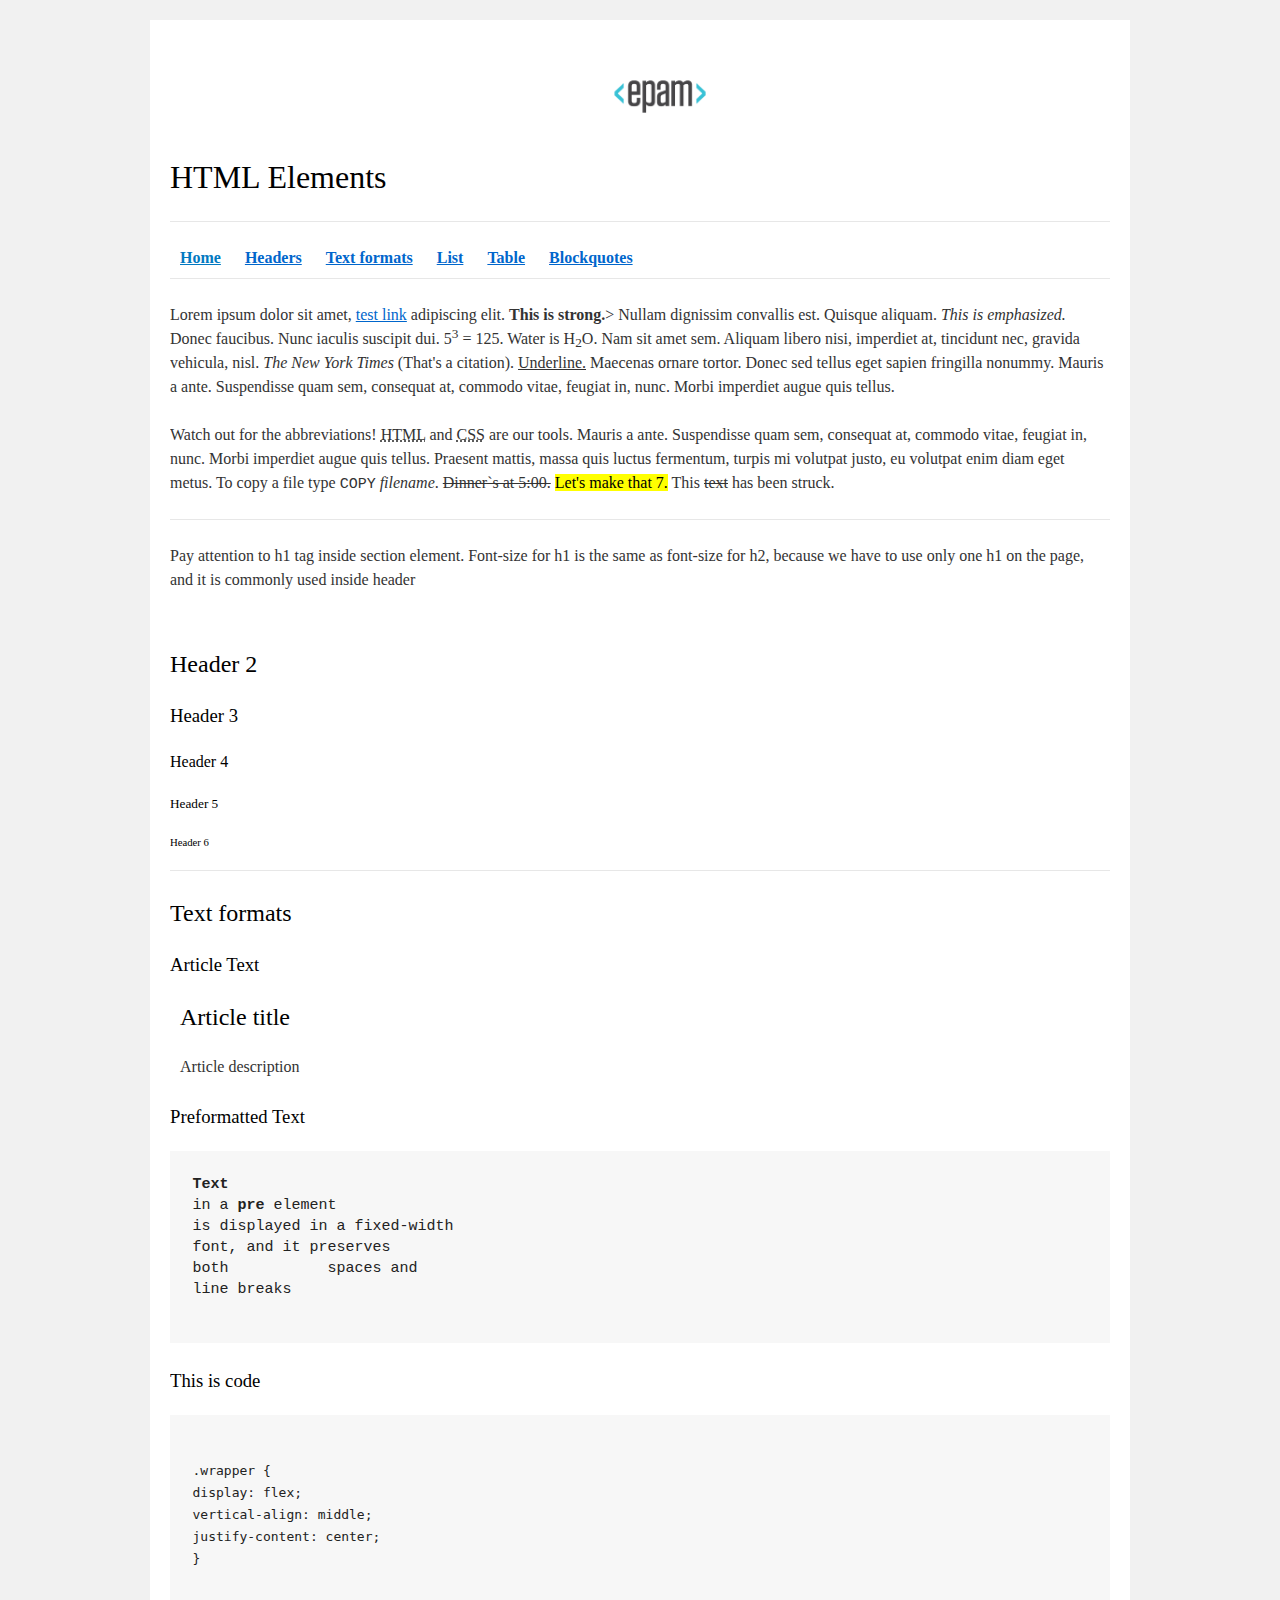
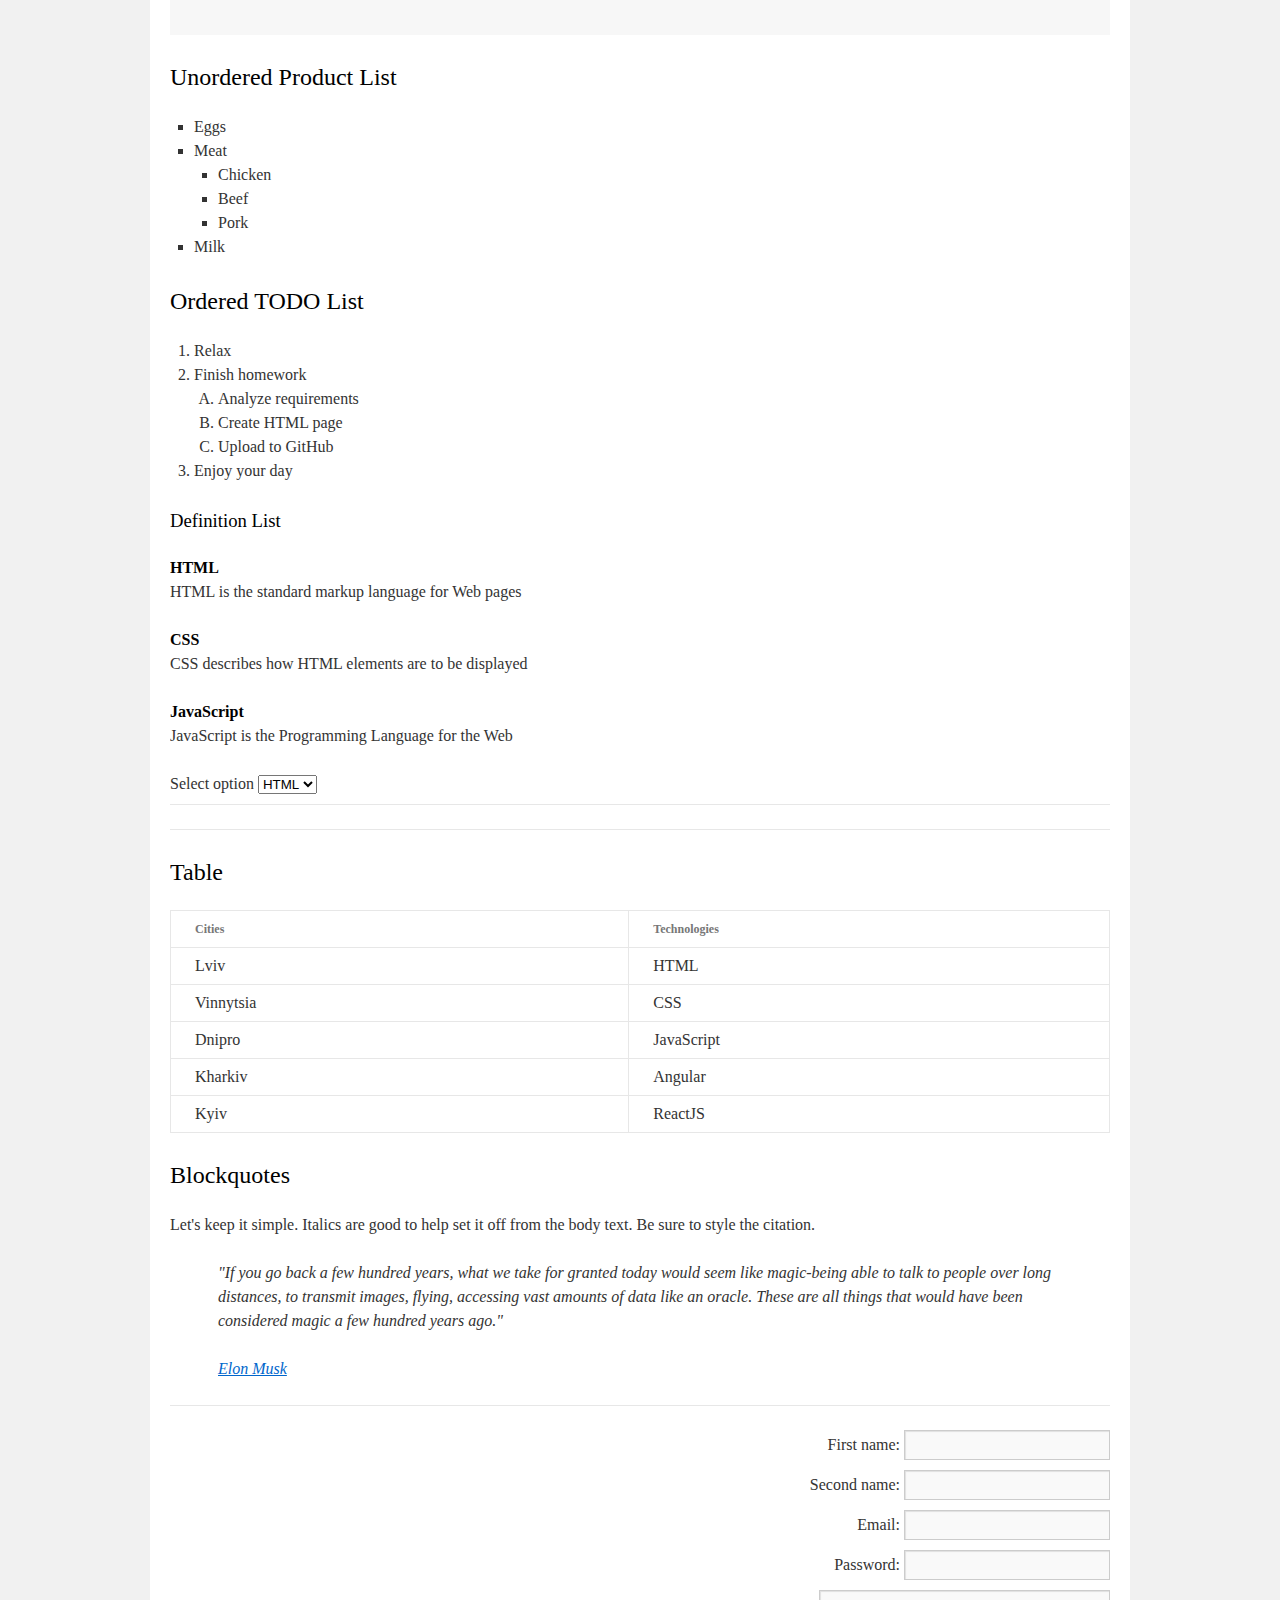
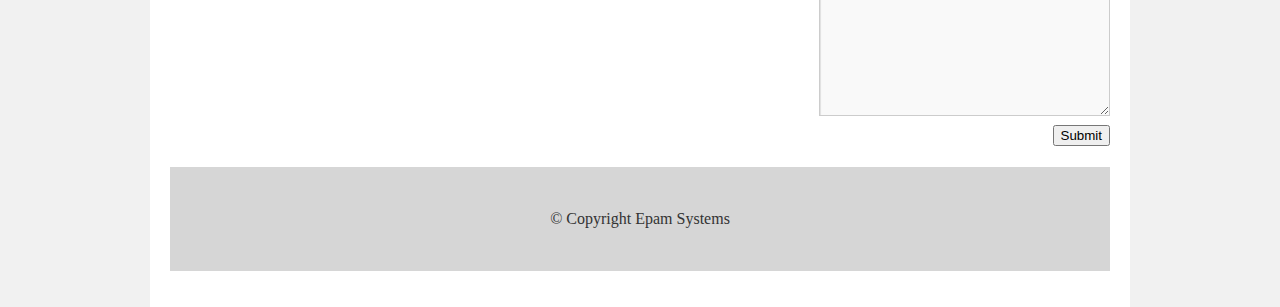
<file: FL11_HW1/homework/index.html>
<!DOCTYPE html>
<html lang="en">

<head>
  <meta charset="utf-8">
  <title>HTML Basics</title>
  <link rel="stylesheet" href="style.css">
</head>

<body>
  <div id="wrapper">
    <div id="main">
      <div id="container">
        <div id="content" role="main">
          <header>
            <img src="logo.png" alt="epam logo" />
            <h1>HTML Elements</h1>
            <hr>
          </header>
          <main>
            <nav>
              <a href=""><b>Home</b></a>
              <a href="#header"><b>Headers</b></a>
              <a href="#text"><b>Text formats</b></a>
              <a href="#list"><b>List</b></a>
              <a href="#table"><b>Table</b></a>
              <a href="#blockquotes"><b>Blockquotes</b></a>
            </nav>
            <hr>
            <p>
              Lorem ipsum dolor sit amet, <a href="#">test link</a> adipiscing elit. <strong>This is strong.</strong>> Nullam 
              dignissim convallis est.  Quisque aliquam. <em>This is emphasized.</em> Donec faucibus. Nunc iaculis 
              suscipit dui. 5<sup>3</sup> = 125. Water is H<sub>2</sub>O. Nam sit amet sem. Aliquam libero nisi, 
              imperdiet at, tincidunt nec, gravida vehicula, nisl. <em>The New York Times</em> (That's a citation).
              <u>Underline.</u> Maecenas ornare tortor. Donec sed tellus eget sapien fringilla nonummy. Mauris a ante.
              Suspendisse quam sem, consequat at, commodo vitae, feugiat in, nunc. Morbi imperdiet augue quis tellus.
            </p>
            <p>
                Watch out for the abbreviations!  <abbr title="Hyper Text Markup Language">HTML</abbr> and 
                <abbr title="Cascading Style Sheets">CSS</abbr> are our tools. Mauris a ante. Suspendisse quam sem, 
                consequat at, commodo vitae, feugiat in, nunc. Morbi imperdiet augue quis tellus. Praesent mattis, 
                massa quis luctus fermentum, turpis mi volutpat justo, eu volutpat enim diam eget metus. To copy a file
                type <kbd>COPY</kbd> <em>filename</em>. <s>Dinner`s at 5:00.</s> <mark>Let's make that 7.</mark>
                This <s>text</s> has been struck.
            </p>
            <hr>
            <p>
                Pay attention to h1 tag inside section element. Font-size for h1 is the same as font-size for h2,
                because we have to use only one h1 on the page, and it is commonly used inside header               
            </p>
            <section id="header">
              <h2>Header 2</h2>
              <h3>Header 3</h3>
              <h4>Header 4</h4>
              <h5>Header 5</h5>
              <h6>Header 6</h6>
            </section>
            <hr>
            <section id='text'>
              <h2>Text formats</h2>
              <h3>Article Text</h3>
              <article>                
                <h2>Article title</h2>
                <p>Article description</p>
            </article>
              <h3>Preformatted Text</h3>
              <pre>
<b>Text</b>
in a <b>pre</b> element
is displayed in a fixed-width
font, and it preserves
both           spaces and
line breaks
              </pre>
              <h3>This is code</h3>
                <pre>
                  <code>
.wrapper {
display: flex;
vertical-align: middle;
justify-content: center;
}
                  </code>
                </pre>
            </section>
            <section id="list">
                <h2>Unordered Product List</h2>
                <ul>
                  <li>Eggs</li>
                  <li>Meat
                    <ul>
                      <li>Chicken</li>
                      <li>Beef</li>
                      <li>Pork</li>
                    </ul>
                  </li>
                  <li>Milk</li>
                </ul>
                <h2>Ordered TODO List</h2>
                <ol>
                    <li>Relax</li>
                    <li>Finish homework
                      <ol>
                          <li>Analyze requirements</li>
                          <li>Create HTML page</li>
                          <li>Upload to GitHub</li>
                      </ol>
                    </li>
                    <li>Enjoy your day</li>
                </ol>
                <h3>Definition List</h3>
                  <dl> 
                    <dt>HTML</dt>
                    <dd>HTML is the standard markup language for Web pages</dd>
                    <dt>CSS</dt>
                    <dd>CSS describes how HTML elements are to be displayed</dd>
                    <dt>JavaScript</dt>
                    <dd> JavaScript is the Programming Language for the Web</dd>
                  </dl>
                  <label>Select option</label>
                  <select>
                      <option>HTML</option>
                      <option>CSS</option>
                      <option>JS</option>
                  </select>
            </section>
            <hr>
            <hr>
            <section id="table">
                <h2>Table</h2>
                <table>
                  <thead>
                    <tr>
                      <th>Cities</th>
                      <th>Technologies</th>
                    </tr>
                  </thead>
                  <tbody>
                      <tr>
                        <td>Lviv</td>
                        <td>HTML</td>
                      </tr>
                      <tr>
                        <td>Vinnytsia</td>
                        <td>CSS</td>
                      </tr>
                      <tr>
                        <td>Dnipro</td>
                        <td>JavaScript</td>                          
                      </tr>
                      <tr>
                          <td>Kharkiv</td>
                          <td>Angular</td>                          
                      </tr>
                      <tr>
                          <td>Kyiv</td>
                          <td>ReactJS</td>                          
                      </tr>
                  </tbody>
              </table>
            </section>
            <section id="blockquotes">
                <h2>Blockquotes</h2>
                <p>
                  Let's keep it simple. Italics are good to help set it off from the body text. Be sure to style the
                  citation.
                </p>
                <blockquote>
                    <p>
                    "If you go back a few hundred years, what we take for granted today would seem like magic-being able
                    to talk to people over long distances, to transmit images, flying, accessing vast amounts of data
                    like an oracle. These are all things that would have been considered magic a few hundred years ago."
                  </p>
                <p><a href="#">Elon Musk</a></p>
                </blockquote>
            </section>
            <hr>
            <form>
              <label>First name:
                <input type="text" name="firstName">
              </label><br>
              <label>Second name:
                <input type="text" name="secondName">
              </label><br>
              <label>Email:
                <input type="email" name="email">
              </label><br>
              <label>Password:
                <input type="password" name="password">
              </label><br>
              <label>
                <textarea cols="30" rows="5"></textarea>
              </label><br>
              <button type="submit">Submit</button>
            </form>
          </main>
          <footer>
              &copy; Copyright Epam Systems
          </footer>
        </div>
      </div>
    </div>
  </div>
</body>

</html>
</file>
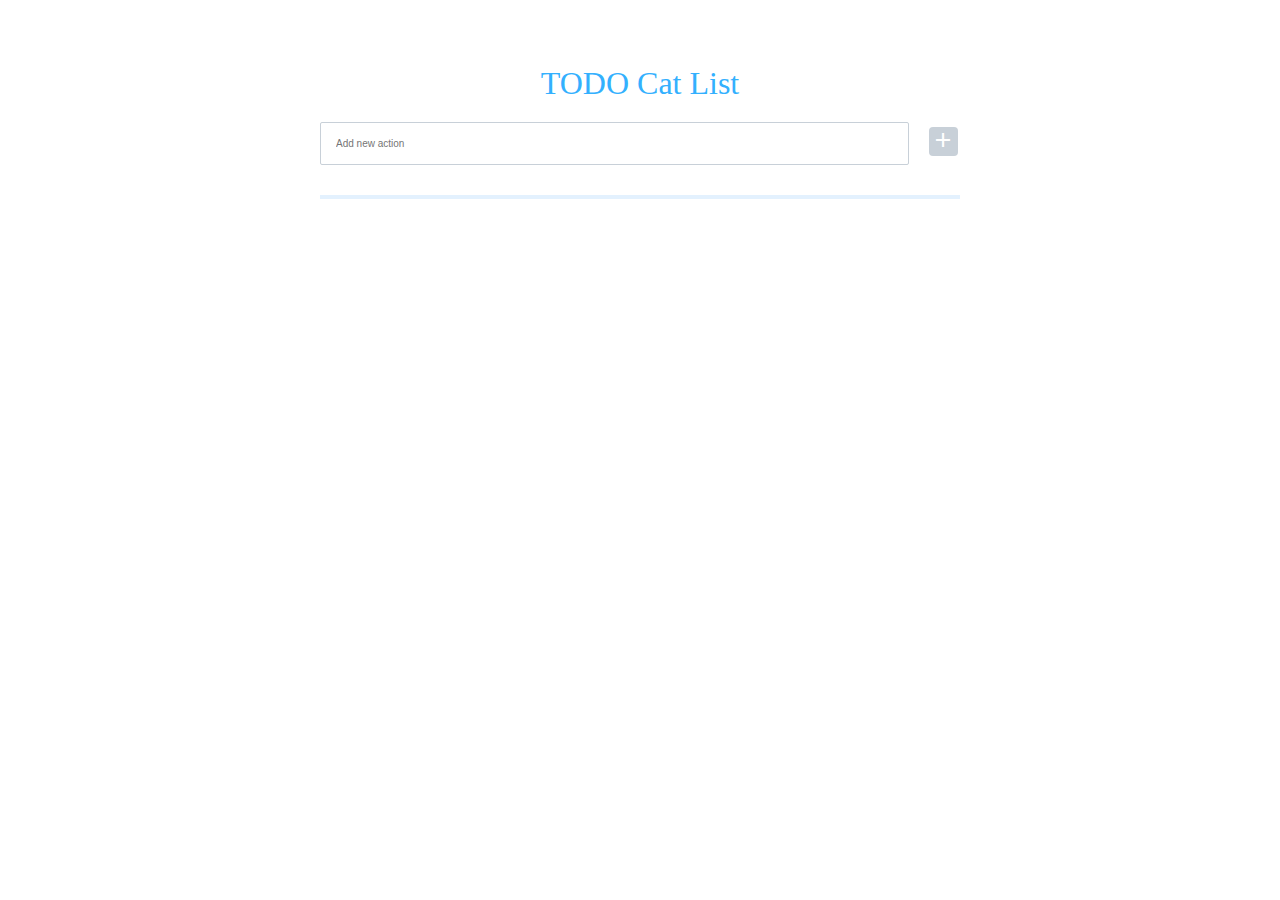
<file: FL11_HW11/homework/index.html>
<!DOCTYPE html>
<html lang="en">
<head>
  <meta charset="UTF-8">
  <title>Homework 11 - TODO Cat List</title>
  <link rel="stylesheet" href="./assets/material-icons/material-icons.css">
  <link rel="stylesheet" href="./assets/styles.css">
</head>
<body>
  <div id="root"></div>

  <script src="./src/app.js"></script>
</body>
</html>
</file>
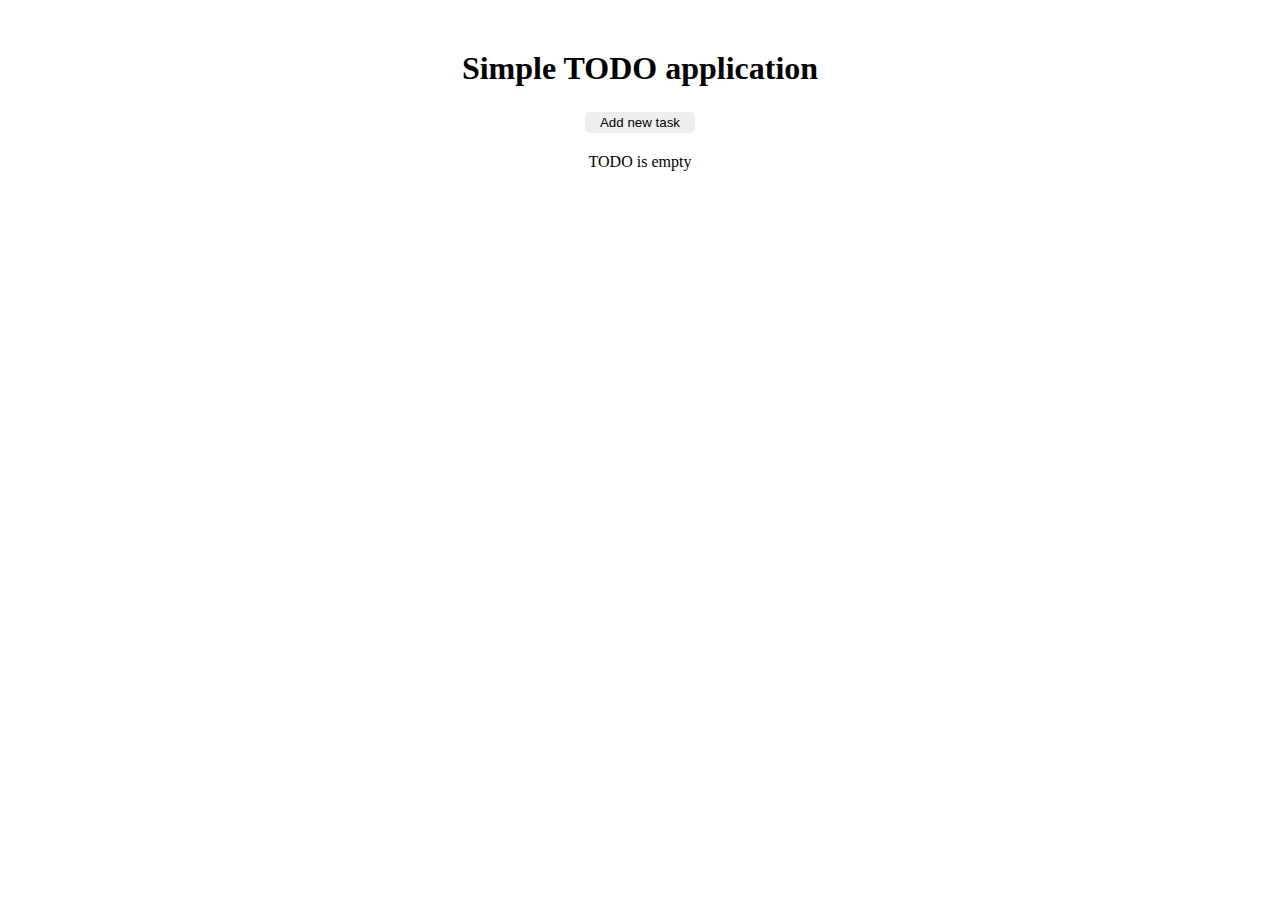
<file: FL11_HW12/homework/index.html>
<!DOCTYPE html>
<html lang="en">
<head>
  <meta charset="UTF-8">
  <title>Homework 12 - Simple TODO List</title>
  <link rel="stylesheet" href="./assets/styles.css">
</head>
<body>
  <div id="root"></div>

  <script src="./src/app.js"></script>
</body>
</html>
</file>
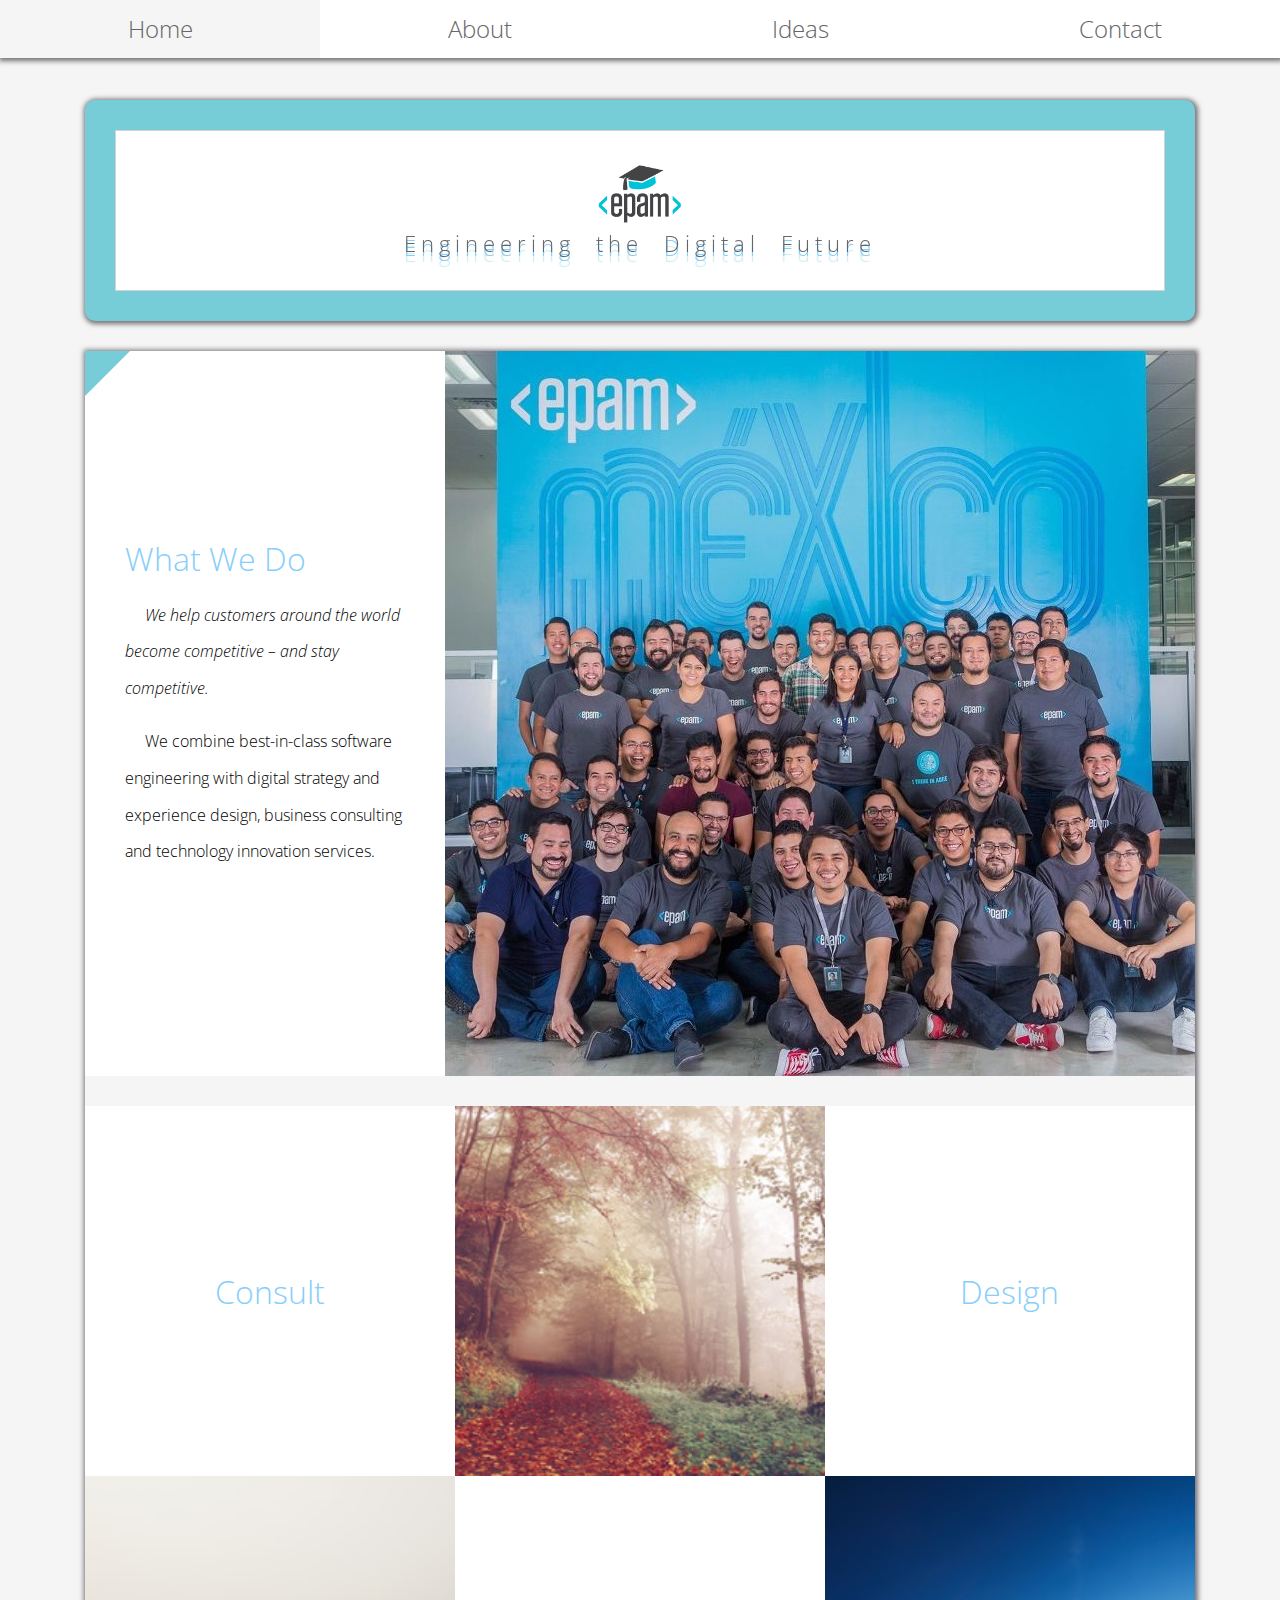
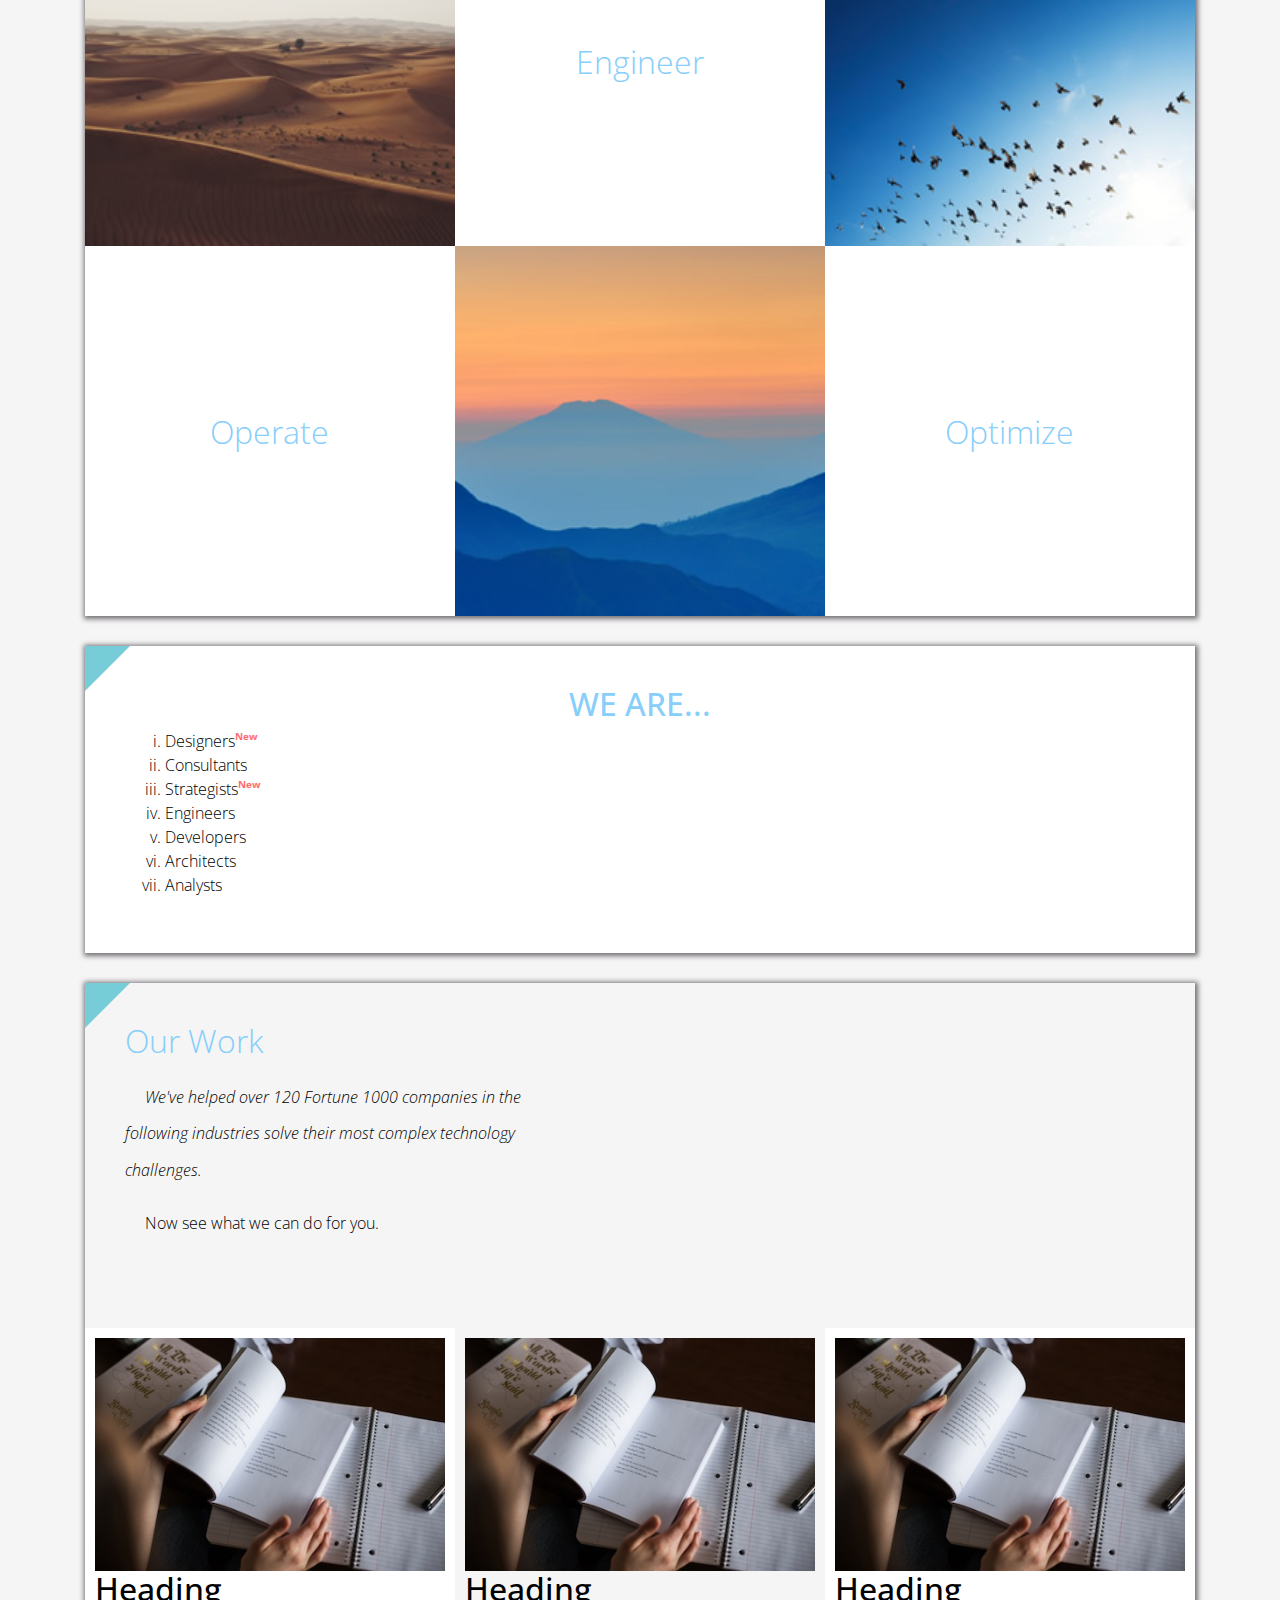
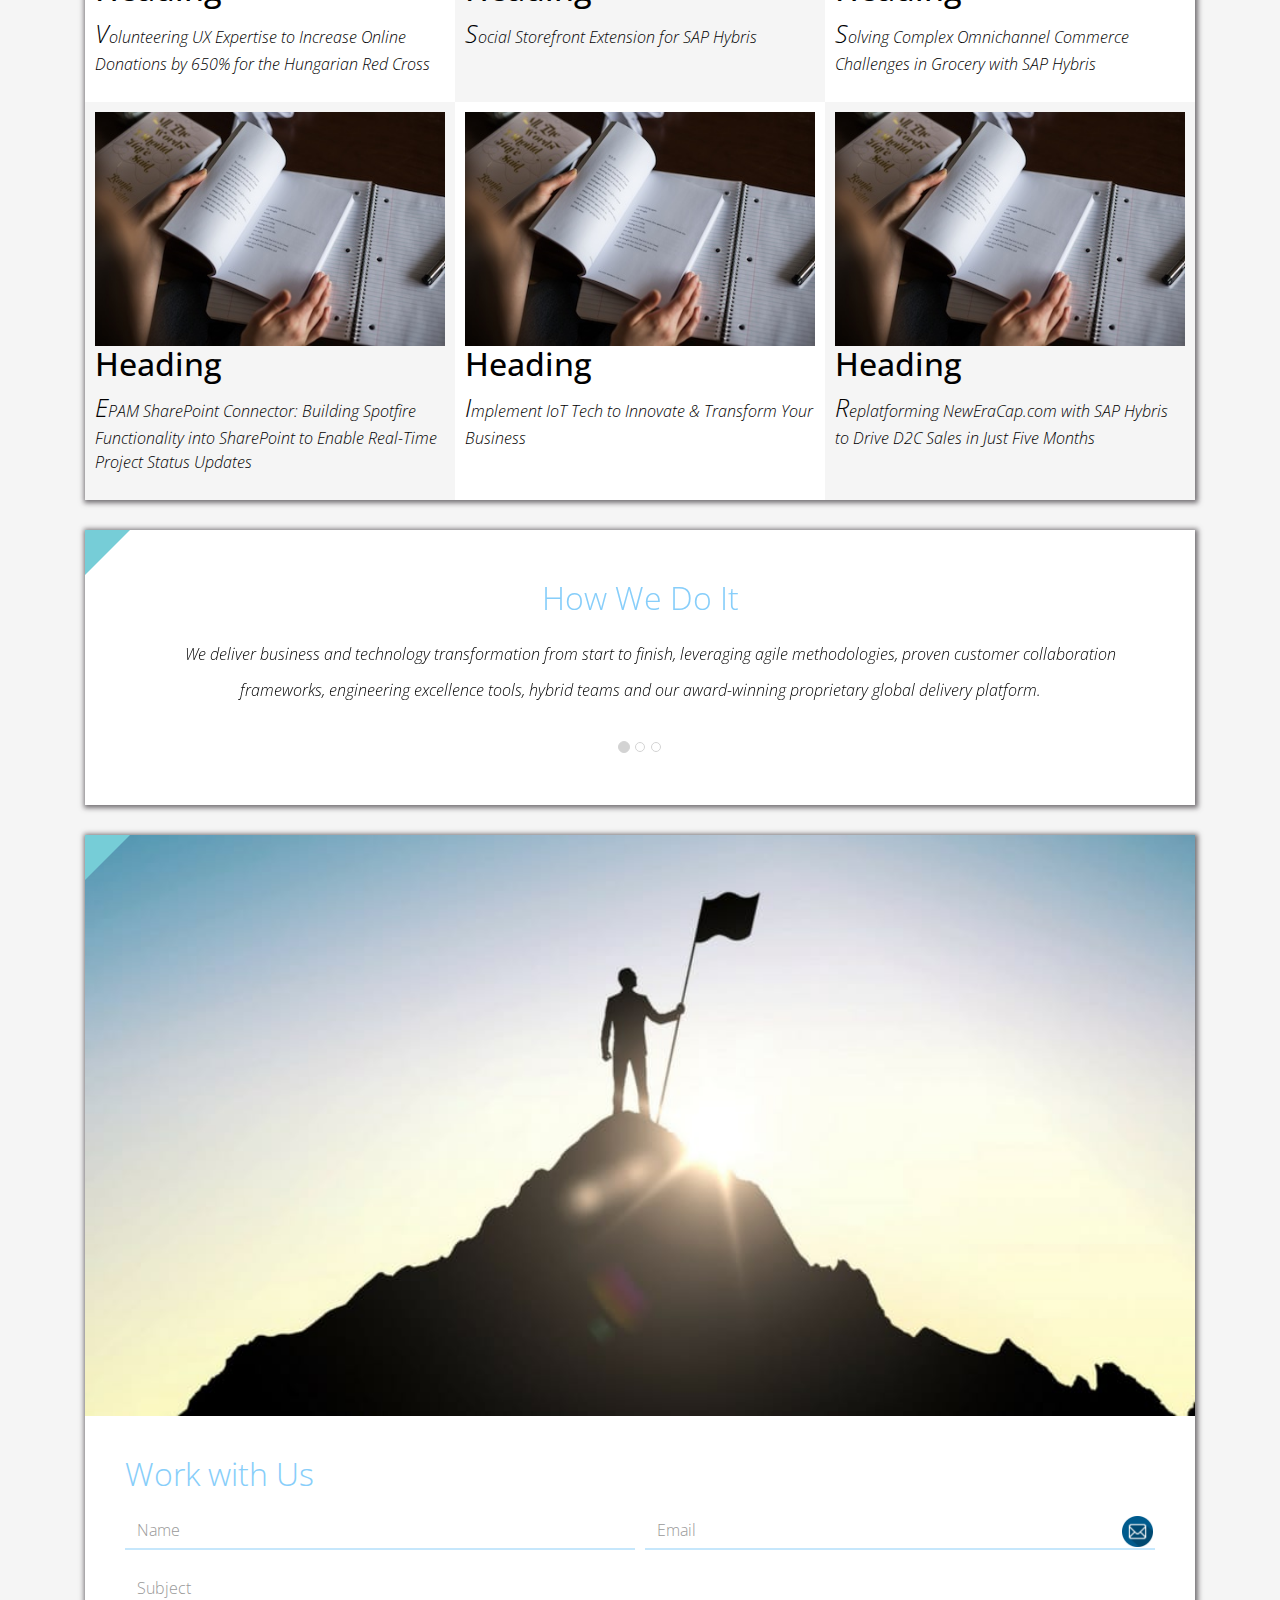
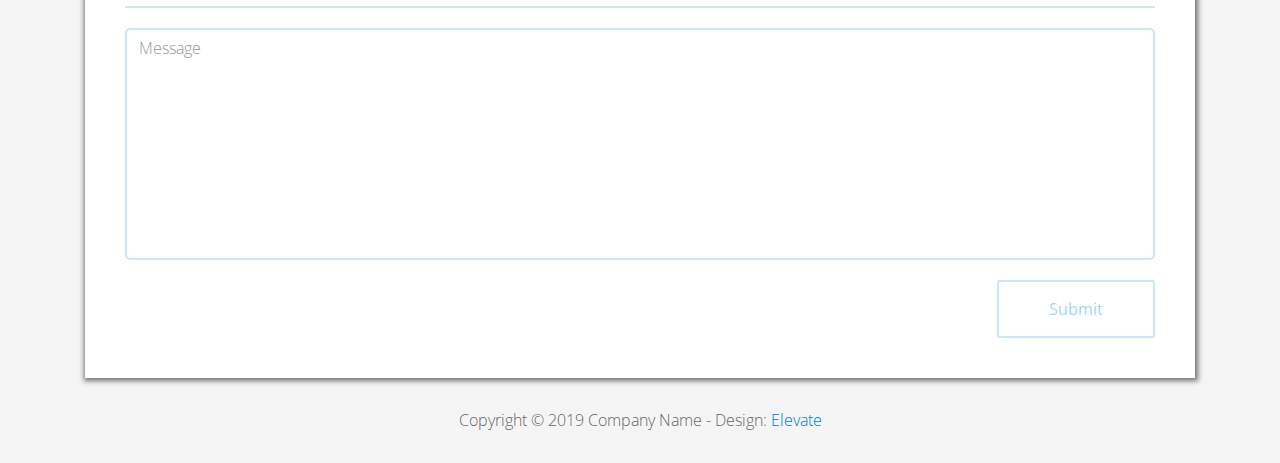
<file: FL11_HW2/homework/index.html>
<!DOCTYPE html>
<html lang="en">
<head>
  <meta charset="utf-8">
  <meta http-equiv="X-UA-Compatible" content="IE=edge">
  <meta name="viewport" content="width=device-width, initial-scale=1">

  <title>CSS Basics HW</title>



  <!-- load stylesheets -->
  <link rel="stylesheet" href="http://fonts.googleapis.com/css?family=Open+Sans:300,400">
  <!-- Google web font "Open Sans" -->
  <link rel="stylesheet" href="css/bootstrap.min.css">
  <!-- Bootstrap style -->
  <link rel="stylesheet" href="css/general.css">
  <link rel="stylesheet" href="css/style.css">
  <!-- Templatemo style -->
</head>

<body>
<div class="container">

  <div class="tm-sidebar">
    <nav class="tm-main-nav">
      <ul>
        <li class="tm-nav-item"><a href="#home" class="tm-nav-item-link">Home</a></li>
        <li class="tm-nav-item"><a href="#about" class="tm-nav-item-link">About</a></li>
        <li class="tm-nav-item"><a href="#ideas" class="tm-nav-item-link">Ideas</a></li>
        <li class="tm-nav-item"><a href="#contact" class="tm-nav-item-link">Contact</a></li>
      </ul>
    </nav>
  </div>

  <div class="tm-main-content">

    <div id="home" class="tm-content-box tm-content-header margin-b-10">
      <div class="tm-banner">
        <div class="tm-banner-inner">
          <img src="img/epam_logo.png" width="100" alt="">
          <p class="tm-banner-text">Engineering the Digital Future</p>
        </div>
      </div>
    </div>

    <section>
      <div class="tm-content-box flex-2-col">

        <div class="padding-medium flex-item tm-team-description-container flex-item">
          <h2 class="tm-section-title">What We Do</h2>
          <p class="tm-section-description">We help customers around the world become competitive – and stay competitive.</p>
          <p class="tm-section-description"> We combine best-in-class software engineering with digital strategy and experience design, business consulting and technology innovation services.</p>
        </div>
        <div class="flex-item tm-team-img">
          <img src="img/epam-mexico.jpg" alt="epam-mexico">
        </div>

      </div>

      <div id="about" class="tm-content-box">

        <ul class="boxes gallery-container">
          <li class="box box-bg">
            <h2 class="tm-section-title tm-section-title-box tm-box-bg-title">Consult</h2>
          </li>
          <li class="box">
            <a href="img/idea-large-01.jpg">
              <img src="img/idea-01.jpg" alt="Image" class="img-fluid thumbnail box-img">
            </a>
          </li>
          <li class="box box-bg">
            <h2 class="tm-section-title tm-section-title-box tm-box-bg-title">Design</h2>
          </li>
          <li class="box">
            <a href="img/idea-large-02.jpg">
              <img src="img/idea-02.jpg" alt="Image" class="img-fluid thumbnail box-img">
            </a>
          </li>
          <li class="box box-bg">
            <h2 class="tm-section-title tm-section-title-box tm-box-bg-title">Engineer</h2>
          </li>
          <li class="box">
            <a href="img/idea-large-03.jpg">
              <img src="img/idea-03.jpg" alt="Image" class="img-fluid thumbnail box-img">
            </a>
          </li>
          <li class="box box-bg">
            <h2 class="tm-section-title tm-section-title-box tm-box-bg-title">Operate</h2>
          </li>
          <li class="box">
            <a href="img/idea-large-04.jpg">
              <img src="img/idea-04.jpg" alt="Image" class="img-fluid thumbnail box-img">
            </a>
          </li>
          <li class="box box-bg">
            <h2 class="tm-section-title tm-section-title-box tm-box-bg-title">Optimize</h2>
          </li>
        </ul>

      </div>

    </section>

    <!-- slider -->
    <section class="heading tm-content-box">
      <div class="padding-medium">
        <h2> WE ARE...</h2>
        <ol>
          <li><a href="index.html" class="text">Designers</a></li>
          <li><a href="index.html">Consultants</a></li>
          <li><a href="#" class="text">Strategists</a></li>
          <li><a href="#">Engineers</a></li>
          <li><a href="#">Developers</a></li>
          <li><a href="#">Architects</a></li>
          <li><a href="#">Analysts</a></li>
        </ol>
      </div>
    </section>

    <section class="blocks">
      <div class="padding-medium flex-item tm-team-description-container">
        <h2 class="tm-section-title">Our Work</h2>
        <p class="tm-section-description">We've helped over 120 Fortune 1000 companies in the following industries solve their most complex technology challenges. </p>
        <p class="tm-section-description"> Now see what we can do for you.</p>
      </div>
      <div class="tm-content-box flex-2-col">
      </div>
      <div  class="tm-content-box">
        <ul class="boxes gallery-container">
          <li class="box box-work">
            <img src="img/study.jpeg" alt="Image" class="img-fluid">
            <div>
              <h2>Heading</h2>
              <p>Volunteering UX Expertise to Increase Online Donations by 650% for the Hungarian Red Cross</p>
            </div>
          </li>
          <li class="box box-work">
            <img src="img/study.jpeg" alt="Image" class="img-fluid">
            <div>
              <h2>Heading</h2>
              <p>Social Storefront Extension for SAP Hybris</p>
            </div>
          </li>
          <li class="box box-work">
            <img src="img/study.jpeg" alt="Image" class="img-fluid">
            <div>
              <h2>Heading</h2>
              <p>Solving Complex Omnichannel Commerce Challenges in Grocery with SAP Hybris</p>
            </div>
          </li>
          <li class="box box-work">
            <img src="img/study.jpeg" alt="Image" class="img-fluid">
            <div>
              <h2>Heading</h2>
              <p>EPAM SharePoint Connector: Building Spotfire Functionality into SharePoint to Enable Real-Time Project Status Updates</p>
            </div>
          </li>
          <li class="box box-work">
            <img src="img/study.jpeg" alt="Image" class="img-fluid">
            <div>
              <h2>Heading</h2>
              <p>Implement IoT Tech to Innovate &amp; Transform Your Business</p>
            </div>
          </li>
          <li class="box box-work">
            <img src="img/study.jpeg" alt="Image" class="img-fluid">
            <div>
              <h2>Heading</h2>
              <p>Replatforming NewEraCap.com with SAP Hybris to Drive D2C Sales in Just Five Months</p>
            </div>
          </li>
        </ul>

      </div>
    </section>

    <section id="ideas">
      <div id="tmCarousel" class="carousel slide tm-content-box" data-ride="carousel">

        <ol class="carousel-indicators">
          <li data-target="#tmCarousel" data-slide-to="0" class="active"></li>
          <li data-target="#tmCarousel" data-slide-to="1" class=""></li>
          <li data-target="#tmCarousel" data-slide-to="2" class=""></li>
        </ol>

        <div class="carousel-inner" role="listbox">

          <div class="carousel-item active">
            <div class="carousel-content">
              <div class="flex-item">
                <h2 class="tm-section-title">How We Do It</h2>
                <p class="tm-section-description carousel-description">We deliver business and technology transformation from start to finish, leveraging agile methodologies, proven customer collaboration frameworks, engineering excellence tools, hybrid teams and our award-winning proprietary global delivery platform.</p>
              </div>
            </div>
          </div>

          <div class="carousel-item">
            <div class="carousel-content">
              <div class="flex-item">
                <h2 class="tm-section-title">Our Clients</h2>
                <p class="tm-section-description carousel-description">Lorem ipsum dolor sit amet,
                  consectetur adipiscing elit. Quisque vel nisi pharetra nibh varius pharetra ac
                  sagittis nisi. Etiam pharetra vestibulum hendrerit. Pellentesque interdum metus
                  sed massa rutrum.</p>
              </div>
            </div>
          </div>

          <div class="carousel-item">
            <div class="carousel-content">
              <div class="flex-item">
                <h2 class="tm-section-title">Our Projects</h2>
                <p class="tm-section-description carousel-description">Donec ex libero, fringilla
                  vitae purus sit amet, rhoncus pharetra lorem. Pellentesque id sem id lacus
                  ultricies vehicula. Aliquam rutrum mi non. Pellentesque interdum metus sed massa
                  rutrum.</p>
              </div>
            </div>
          </div>

        </div>

      </div>
    </section>

    <section class="tm-content-box">
      <img src="img/contact-us.jpg" alt="Contact image" class="img-fluid img-contact-us">

      <div id="contact" class="padding-medium">
        <h2 class="tm-section-title">Work with Us</h2>
        <form action="#contact" method="get" class="contact-form">

          <div class="form-group col-xs-12 col-sm-12 col-md-6 col-lg-6 form-group-2-col-left">
            <input type="text" id="contact_name" name="contact_name" class="form-control"
                   placeholder="Name" required/>
          </div>
          <div class="form-group col-xs-12 col-sm-12 col-md-6 col-lg-6 form-group-2-col-right mandatory-field">
            <input type="email" id="contact_email" name="contact_email" class="form-control"
                   placeholder="Email" required/>
          </div>
          <div class="form-group">
            <input type="text" id="contact_subject" name="contact_subject" class="form-control"
                   placeholder="Subject" required/>
          </div>
          <div class="form-group">
            <textarea id="contact_message" name="contact_message" class="form-control" rows="9"
                      placeholder="Message" required></textarea>
          </div>

          <button type="submit" class="btn btn-primary submit-btn">Submit</button>

        </form>
      </div>
    </section>

    <footer class="tm-footer">
      <p class="text-xs-center">Copyright &copy; 2019 Company Name

        - Design: <a rel="nofollow" href="http://www.templatemo.com/tm-481-elevate"
                     target="_parent">Elevate</a></p>
    </footer>

  </div>

</div>

</body>
</html>
</file>
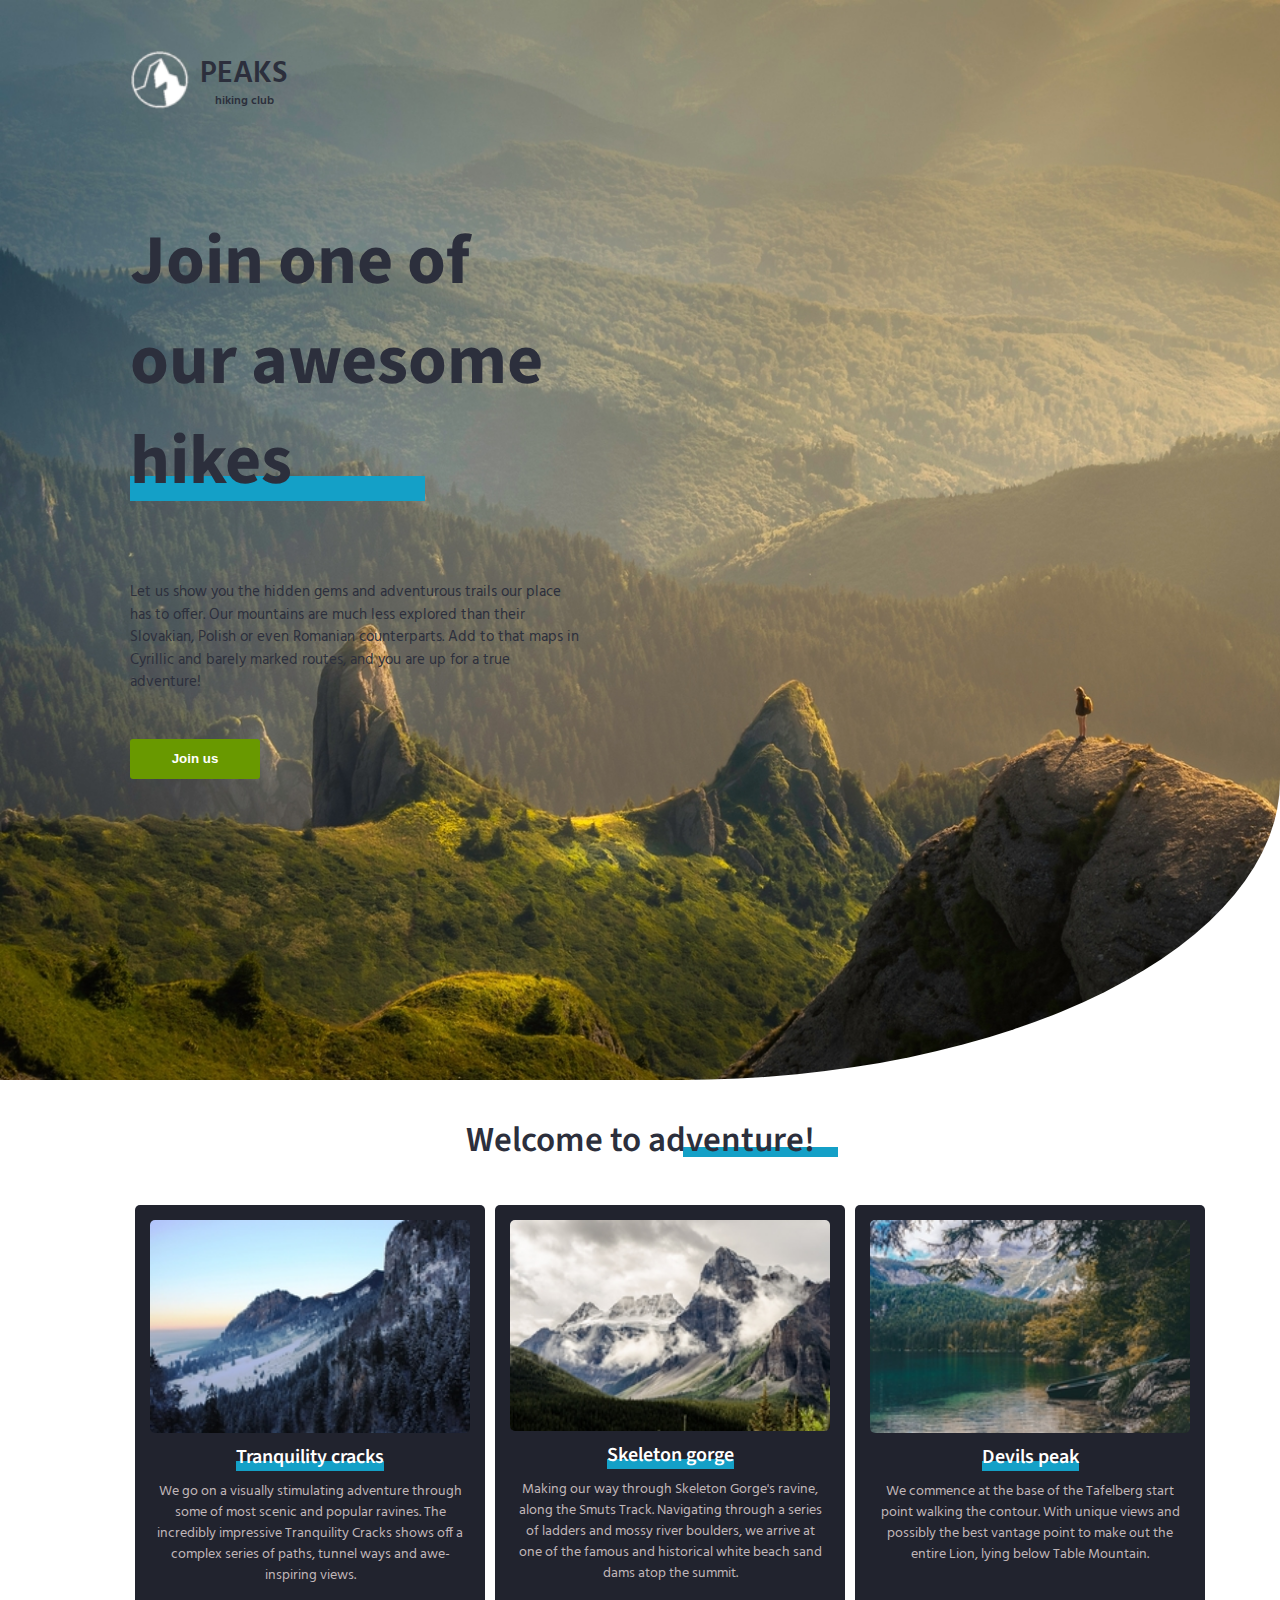
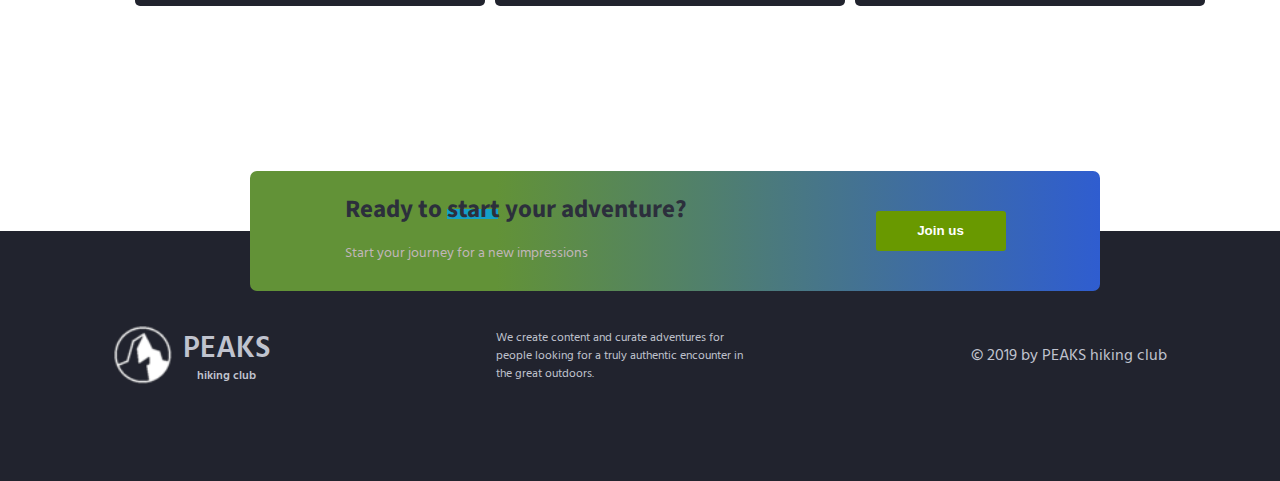
<file: FL11_HW3/homework/index.html>
<!DOCTYPE html>
<html lang="en">

  <head>
    <meta charset="UTF-8">
    <meta name="viewport" content="width=device-width, initial-scale=1.0">
    <meta http-equiv="X-UA-Compatible" content="ie=edge">
    <link href="https://fonts.googleapis.com/css?family=Hind:400,600%7CSource+Sans+Pro:400,600,700%7CFresca" rel="stylesheet"/>

    
    <link rel="stylesheet" type="text/css" href="css/style1.css">
    <!-- <link rel="stylesheet" type="text/css" href="css/style2.css"> -->

    <title>PEAKS hiking club</title>
  </head>

  <body>
    <header class="header">
      <div class="header-wrap">
        <div class="landing-logo">
          <img src="img/m-logo.png" alt="logo" />
          <p>PEAKS<span>hiking club</span></p>
        </div>
        <p class="header_heading">
          Join one of our awesome hikes
        </p>
        <p class="header_text">
          Let us show you the hidden gems and adventurous trails our place has to offer.
          Our mountains are much less explored than their Slovakian,
          Polish or even Romanian counterparts. Add to that maps in Cyrillic and barely marked routes,
          and you are up for a true adventure!
        </p>
        <button class="header_button">Join us</button>
      </div>
    </header>
    <main class="section">
      <p class="section_text">
        Welcome to adventure!
      </p>
      <div class="section_card_wrap">
        <div class="section_card">
          <img class="section_card_img"
               src="img/m-1.jpg"
               alt="experts"/>
          <p class="section_card_heading">
            Tranquility cracks
            <span class="section_card_underline"></span>
          </p>
          <p class="section_card_text">
            We go on a visually stimulating adventure through some of most scenic and popular ravines.
            The incredibly impressive Tranquility Cracks shows off a complex series of paths, tunnel ways and awe-inspiring views.
          </p>
        </div>
        <div class="section_card">
          <img class="section_card_img"
               src="img/m-2.jpg"
               alt="content formats"/>
          <p class="section_card_heading">
            Skeleton gorge
            <span class="section_card_underline"></span>
          </p>
          <p class="section_card_text">
            Making our way through Skeleton Gorge's ravine, along the Smuts Track.
            Navigating through a series of ladders and mossy river boulders, we arrive at one of the famous and historical white beach sand dams atop the summit.
          </p>
        </div>
        <div class="section_card">
          <img class="section_card_img"
               src="img/m-3.jpg"
               alt="certificate"/>
          <p class="section_card_heading">
            Devils peak
            <span class="section_card_underline"></span>
          </p>
          <p class="section_card_text">
            We commence at the base of the Tafelberg start point walking the contour.
            With unique views and possibly the best vantage point to make out the entire Lion, lying below Table Mountain.
          </p>
        </div>
      </div>
      <div class="section_banner">
        <div class="section_banner_text_wrap">
          <p class="section_banner_heading">
            Ready to start your adventure?
          </p>
          <p class="section_banner_text">
            Start your journey for a new impressions
          </p>
        </div>
        <button class="section_banner_button">Join us</button>
      </div>
    </main>
    <footer class="footer">
      <div class="footer-wrap">
        <div class="footer_logo landing-logo">
          <img src="img/m-logo.png" alt="logo" />
          <p>PEAKS<span>hiking club</span></p>
        </div>
        <p class="footer_text">
          We create content  and curate adventures for  people looking for a truly authentic encounter in the great outdoors.
        </p>
        <span class="footer-cr">
          &copy; 2019 by PEAKS hiking club
        </span>
      </div>
    </footer>
  </body>

</html>
</file>
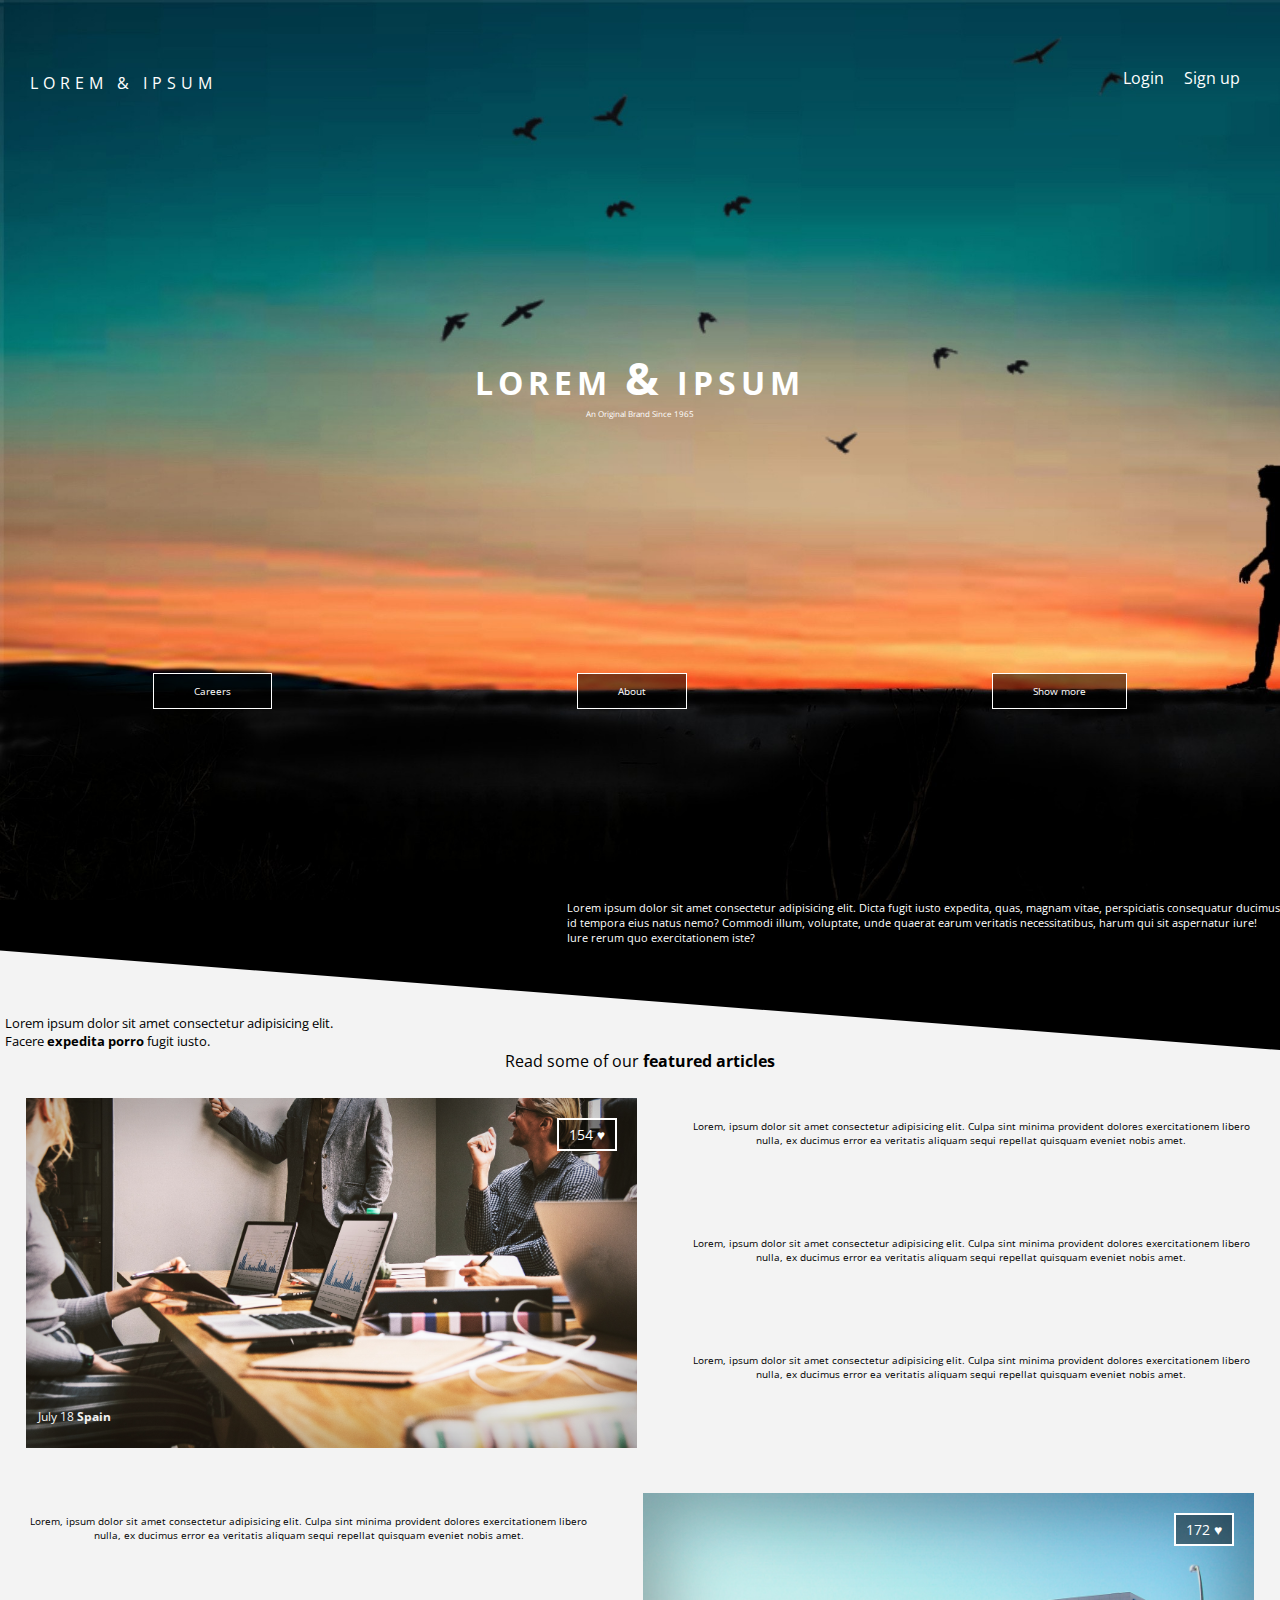
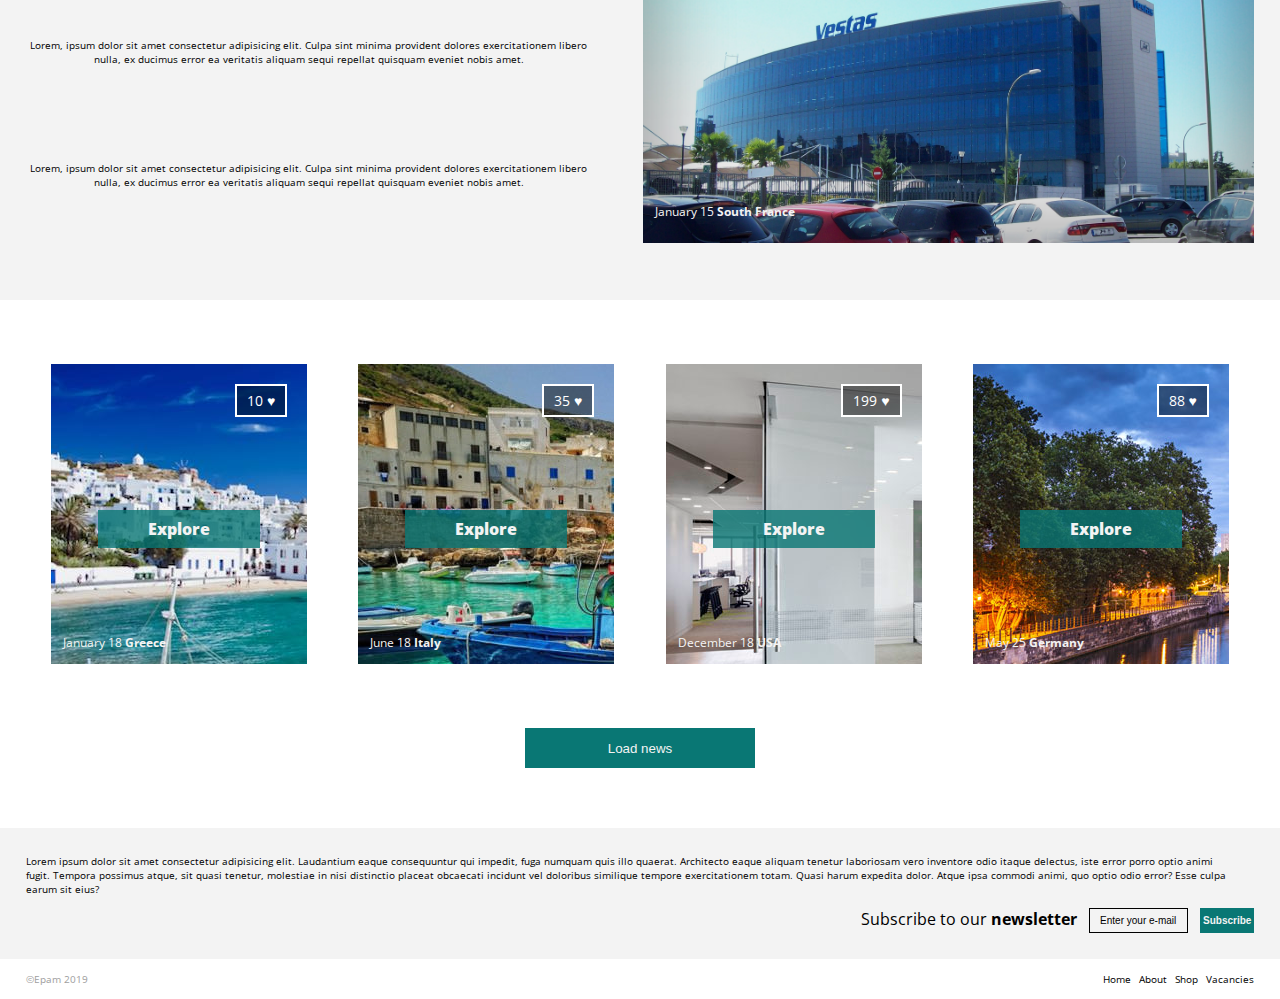
<file: FL11_HW4/homework/index.html>
<!DOCTYPE html>
<html lang="zxx">
<head>
  <meta charset="UTF-8">
  <meta name="viewport" content="width=device-width, initial-scale=1.0">
  <meta http-equiv="X-UA-Compatible" content="ie=edge">
  <link href='http://fonts.googleapis.com/css?family=Open+Sans'
  rel='stylesheet' type='text/css'>
  <link rel="stylesheet" href="css/style.css">    
  <title>Document</title>
</head>
<body>
  <div class="conainer">
    <header>
      <div class="top_text">
        <span>LOREM & IPSUM</span>
        <ul>
          <li><a href="#">Login</a></li>
          <li><a href="#">Sign up</a></li>
        </ul>
      </div>
      <div class="brand">
        <h1>LOREM <span class="big">&</span> IPSUM</h1>
        <span class="brand_descrip">An Original Brand Since 1965 </span>
      </div>
      <nav>
        <a href="#">Careers</a>
        <a href="#">About</a>
        <a href="#">Show more</a>
      </nav>                
    </header>
    <main>            
      <div class="text">
        <div class="right_p">
          <p>
            Lorem ipsum dolor sit amet consectetur adipisicing elit. Dicta fugit iusto expedita, quas, magnam 
            vitae, perspiciatis consequatur ducimus<br> id tempora eius natus nemo? Commodi illum, voluptate,
            unde quaerat earum veritatis necessitatibus, harum qui sit aspernatur iure!<br> Iure rerum quo 
            exercitationem iste?
          </p>
        </div>
        <div class="left_p">
          <p>
            Lorem ipsum dolor sit amet consectetur adipisicing elit.<br> Facere <b>expedita</b> <b>porro</b> fugit iusto.
          </p>
        </div>                
      </div> 
      <div class="article">
        <div class="header_article">
          <span>Read some of our <b>featured articles</b></span>
        </div>
        <div class="main_article">
          <div class="picture_article">
            <div class="img_button">
              <a href="#">154 &#9829;</a>
            </div> 
            <div class="img_text">
              <span>July 18 <b>Spain</b></span>
            </div>                       
          </div>
          <div class="text_article">
            <p>
              Lorem, ipsum dolor sit amet consectetur adipisicing elit. Culpa sint minima provident dolores
              exercitationem libero nulla, ex ducimus error ea veritatis aliquam sequi repellat quisquam eveniet 
              nobis amet.
            </p>
            <p>
              Lorem, ipsum dolor sit amet consectetur adipisicing elit. Culpa sint minima provident dolores
              exercitationem libero nulla, ex ducimus error ea veritatis aliquam sequi repellat quisquam eveniet 
              nobis amet.
            </p>
            <p>
              Lorem, ipsum dolor sit amet consectetur adipisicing elit. Culpa sint minima provident dolores
              exercitationem libero nulla, ex ducimus error ea veritatis aliquam sequi repellat quisquam eveniet 
              nobis amet.
            </p>
          </div>
        </div>
        <div class="main_article_2"> 
          <div class="text_article">
            <p>
              Lorem, ipsum dolor sit amet consectetur adipisicing elit. Culpa sint minima provident dolores
              exercitationem libero nulla, ex ducimus error ea veritatis aliquam sequi repellat quisquam eveniet 
              nobis amet.
            </p>
            <p>
              Lorem, ipsum dolor sit amet consectetur adipisicing elit. Culpa sint minima provident dolores
              exercitationem libero nulla, ex ducimus error ea veritatis aliquam sequi repellat quisquam eveniet 
              nobis amet.
            </p>
            <p>
              Lorem, ipsum dolor sit amet consectetur adipisicing elit. Culpa sint minima provident dolores
              exercitationem libero nulla, ex ducimus error ea veritatis aliquam sequi repellat quisquam eveniet 
              nobis amet.
            </p>
          </div>
          <div class="picture_article_2">
            <div class="img_button">
              <a href="#">172 &#9829;</a>
            </div> 
            <div class="img_text">
              <span>January 15 <b>South France</b></span>
            </div>                       
          </div>
        </div>
      </div>
      <div class="section_card_wrap">
        <div class="section_card">
          <div class="card_1">
            <div class="card_img">
              <a href="#">10 &#9829;</a>
            </div>
            <div class="btn"> 
              <a href="#">Explore</a>         
            </div> 
            <div class="card_text">
              <span>January 18 <b>Greece</b></span>
            </div>                       
          </div>
          <div class="card_2">
            <div class="card_img">
              <a href="#">35 &#9829;</a>
            </div>
            <div class="btn"> 
              <a href="#">Explore</a>         
            </div> 
            <div class="card_text">
              <span>June 18 <b>Italy</b></span>
            </div>                       
          </div>
          <div class="card_3">
            <div class="card_img">
              <a href="#">199 &#9829;</a>
            </div>
            <div class="btn"> 
              <a href="#">Explore</a>         
            </div> 
            <div class="card_text">
              <span>December 18 <b>USA</b></span>
            </div>                       
          </div>
          <div class="card_4">
            <div class="card_img">
              <a href="#">88 &#9829;</a>
            </div>
            <div class="btn"> 
              <a href="#">Explore</a>         
            </div> 
            <div class="card_text">
              <span>May 25 <b>Germany</b></span>
            </div>                       
          </div>
        </div>   
        <div class="section_btn">
          <button>Load news</button>
        </div>        
      </div>
      <div class="email">
        <div class="email_text">
          <p>
            Lorem ipsum dolor sit amet consectetur adipisicing elit. Laudantium eaque 
            consequuntur qui impedit, fuga numquam quis illo quaerat. Architecto eaque
            aliquam tenetur laboriosam vero inventore odio itaque delectus, iste error
            porro optio animi fugit. Tempora possimus atque, sit quasi tenetur, molestiae
            in nisi distinctio placeat obcaecati incidunt vel doloribus similique tempore 
            exercitationem totam. Quasi harum expedita dolor. Atque ipsa commodi animi, 
            quo optio odio error? Esse culpa earum sit eius?
          </p>
        </div>
        <div class="email_input">
          <span>Subscribe to our <b>newsletter</b></span>
          <input type="email" class="email_form" placeholder="Enter your e-mail">
          <input type="button" class="email_button" value="Subscribe">
        </div>
      </div>
    </main>
    <footer>
      <span>&copy;Epam 2019</span>
      <div class="footer_nav"> 
        <a href="#">Home</a>
        <a href="#">About</a>
        <a href="#">Shop</a>
        <a href="#">Vacancies</a>
      </div>
    </footer>
  </div> 
</body>
</html>
</file>
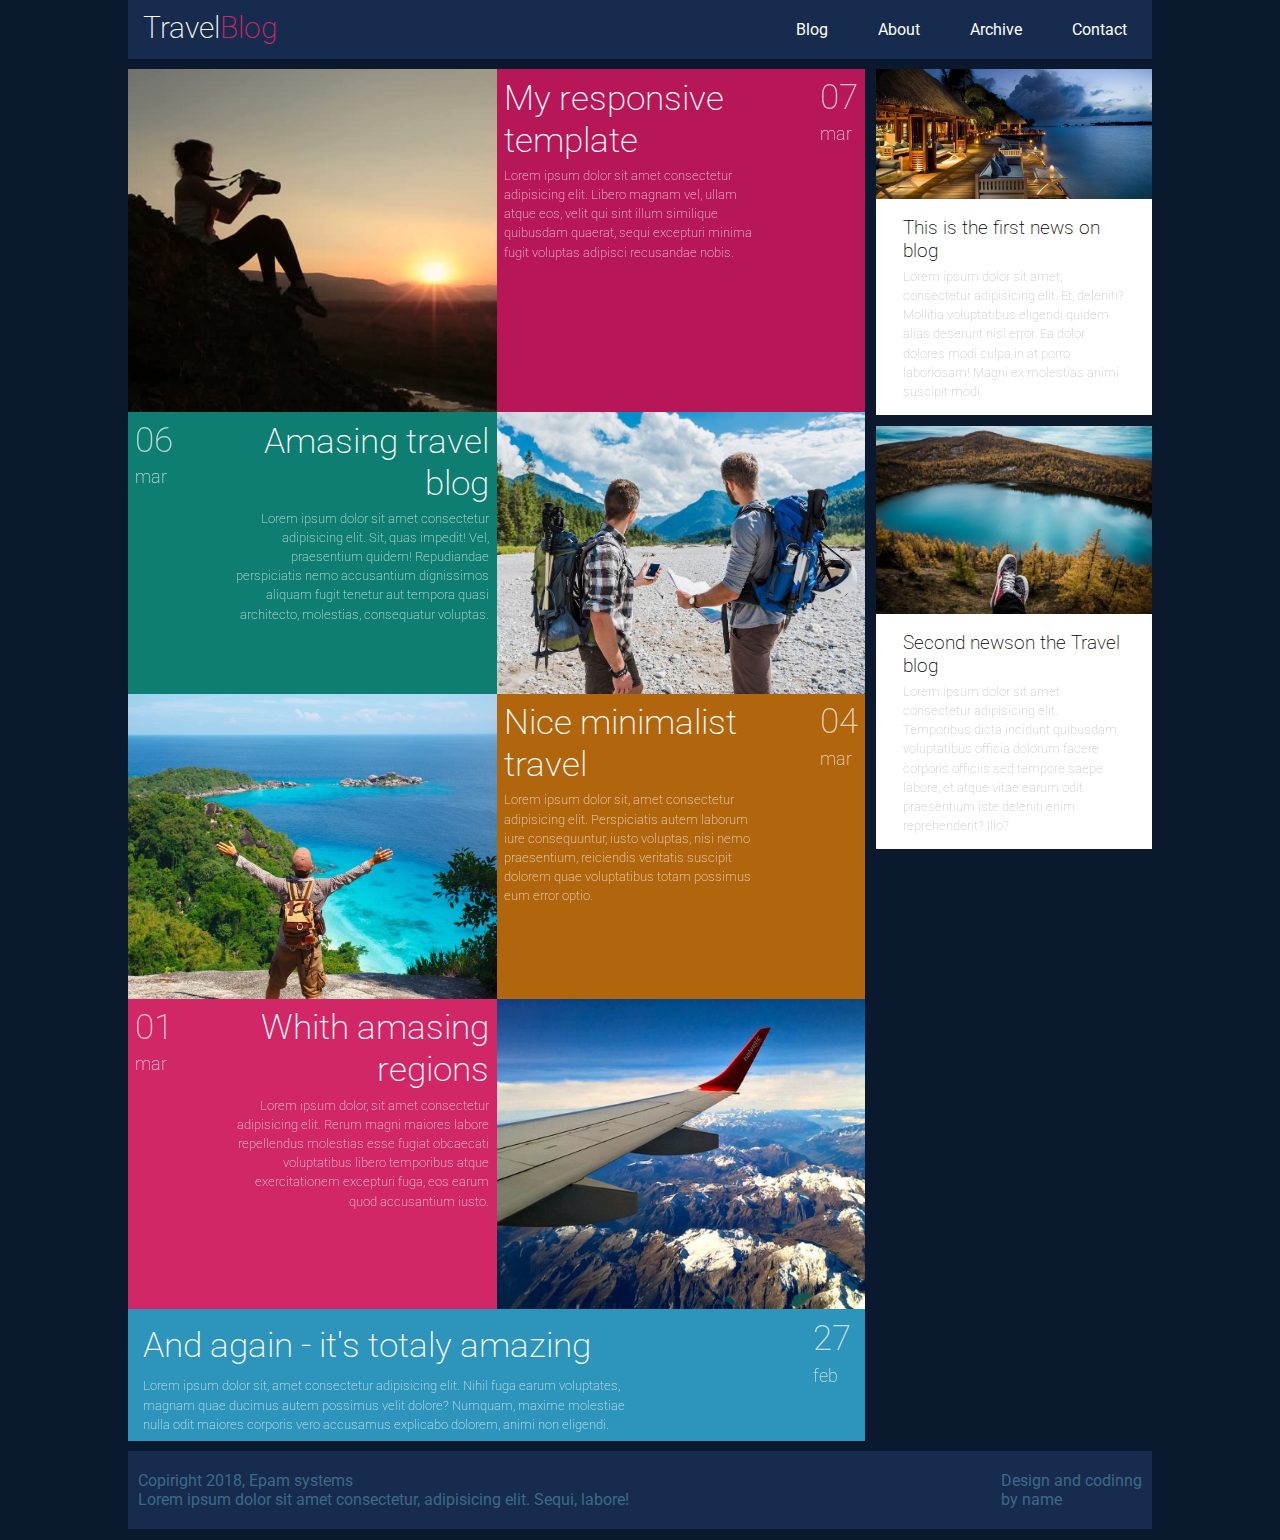
<file: FL11_HW5/homework/index.html>
<!DOCTYPE html>
<html lang="zxx">
<head>
  <meta charset="UTF-8">
  <meta name="viewport" content="width=device-width, initial-scale=1.0">
  <meta http-equiv="X-UA-Compatible" content="ie=edge">
  <link rel="stylesheet" href="css/styles.css">
  <link href='https://fonts.googleapis.com/css?family=Roboto:400,100,300,700&subset=latin,latin-ext' rel='stylesheet' type='text/css'>      
  <title>Responsive</title>
</head>
<body>
  <div class="main-content">
    <header>
      <section class="header-text">
        <h1>Travel<span>Blog</span></h1>        
      </section>
      <nav>
        <ul>
          <li><a href="#" tabindex="1">Blog</a></li>
          <li><a href="#" tabindex="1">About</a></li>
          <li><a href="#" tabindex="1">Archive</a></li>
          <li><a href="#" tabindex="1">Contact</a></li>
        </ul>
      </nav>
    </header>
    <main>
      <div class="section">
        <article class="post-column post-1">
          <div class="picture">
            <img src="img/post1.jpg" alt="picture-1">
          </div>
          <div class="post">
            <div class="post-date">
              <p>07<br><span>mar</span></p>
            </div>
            <div class="description">
                <h2>My responsive template</h2>
                <p>Lorem ipsum dolor sit amet consectetur adipisicing elit. Libero magnam vel, 
                  ullam atque eos, velit qui sint illum similique quibusdam quaerat, sequi 
                  excepturi minima fugit voluptas adipisci recusandae nobis.
                </p>
            </div>
          </div>  
        </article>
        <article class="post-column post-2">
          <div class="picture">
            <img src="img/post2.jpg" alt="picture-2">
          </div>
          <div class="post">
            <div class="post-date">
              <p>06<br><span>mar</span></p>
            </div>
            <div class="description">
                <h2>Amasing travel blog</h2>
                <p>Lorem ipsum dolor sit amet consectetur adipisicing elit. Sit, quas impedit! 
                  Vel, praesentium quidem! Repudiandae perspiciatis nemo accusantium dignissimos 
                  aliquam fugit tenetur aut tempora quasi architecto, molestias, consequatur voluptas.
                </p>
            </div>
          </div>
        </article>
        <article class="post-column post-3">
          <div class="picture">
            <img src="img/post3.jpg" alt="picture-3">
          </div>
          <div class="post">
            <div class="post-date">
              <p>04<br><span>mar</span></p>
            </div>
            <div class="description">
                <h2>Nice minimalist travel</h2>
                <p>Lorem ipsum dolor sit, amet consectetur adipisicing elit. Perspiciatis autem 
                  laborum iure consequuntur, iusto voluptas, nisi nemo praesentium, reiciendis 
                  veritatis suscipit dolorem quae voluptatibus totam possimus eum error optio.
                </p>
            </div>
          </div>
        </article>
        <article class="post-column post-4">
          <div class="picture">
            <img src="img/post4.jpg" alt="picture-4">
          </div>
          <div class="post">
            <div class="post-date">
              <p>01<br><span>mar</span></p>
            </div>
            <div class="description">
                <h2>Whith amasing regions</h2>
                <p>Lorem ipsum dolor, sit amet consectetur adipisicing elit. Rerum magni maiores labore
                  repellendus molestias esse fugiat obcaecati voluptatibus libero temporibus atque
                  exercitationem excepturi fuga, eos earum quod accusantium iusto.
                </p>
            </div>
          </div>
        </article>
        <article class="post-column post-5">
          <div class="post">
            <div class="post-date">
              <p>27<br><span>feb</span></p>
            </div>
            <div class="description">
                <h2>And again - it's totaly amazing</h2>
                <p>Lorem ipsum dolor sit, amet consectetur adipisicing elit. Nihil fuga earum voluptates,
                magnam quae ducimus autem possimus velit dolore? Numquam, maxime molestiae nulla odit maiores 
                corporis vero accusamus explicabo dolorem, animi non eligendi.
                </p>
            </div>
          </div>
        </article>        
      </div>
      <aside>
        <div class="news-img">
          <img src="img/news1.jpg" alt="news-picture-1">
          <div class="news-description">
            <h3>This is the first news on blog</h3>
            <p>Lorem ipsum dolor sit amet, consectetur adipisicing elit. Et, deleniti? Mollitia voluptatibus 
              eligendi quidem alias deserunt nisi error. Ea dolor dolores modi culpa in at porro laboriosam!  
              Magni ex molestias animi suscipit modi.
            </p>
          </div>
        </div>
        <div class="news-img">
          <img src="img/news2.jpg" alt="news-picture-2">
          <div class="news-description">
            <h3>Second newson the Travel blog</h3>
            <p>Lorem ipsum dolor sit amet consectetur adipisicing elit. Temporibus dicta incidunt quibusdam 
              voluptatibus officia dolorum facere corporis officiis sed tempore saepe labore, et atque 
              vitae earum odit praesentium iste deleniti enim reprehenderit? Illo?
            </p>
          </div>
        </div>
      </aside>
    </main>
    <footer>
      <div>
        <span>Copiright 2018, Epam systems</span><br>
        <span>Lorem ipsum dolor sit amet consectetur, adipisicing elit. Sequi, labore!</span>
      </div>
      <div>
        <span>Design and codinng<br> by name</span>
      </div>
    </footer>
  </div>
</body>
</html>
</file>
<file: FL11_HW1/homework/style.css>
html,body,div,span,applet,object,iframe,h1,h2,h3,h4,h5,h6,p,blockquote,pre,a,abbr,acronym,address,big,cite,code,del,dfn,em,font,img,ins,kbd,q,s,samp,small,strike,strong,sub,sup,tt,var,b,u,i,center,dl,dt,dd,ol,ul,li,fieldset,form,label,legend,table,caption,tbody,tfoot,thead,tr,th,td{background:transparent;border:0;margin:0;padding:0;vertical-align:baseline}body{line-height:1}h1,h2,h3,h4,h5,h6{clear:both;font-weight:normal}ol,ul{list-style:none}blockquote{quotes:none}blockquote:before,blockquote:after{content:'';content:none}del{text-decoration:line-through}table{border-collapse:collapse;border-spacing:0}a img{border:0}#container{float:left;margin:0 -240px 0 0;width:100%}#primary,#secondary{float:right;overflow:hidden;width:220px}#secondary{clear:right}#footer{clear:both;width:100%}.one-column #content{margin:0 auto;width:640px}.single-attachment #content{margin:0 auto;width:900px}body,input,textarea,.page-title span,.pingback a.url{font-family:Georgia,"Bitstream Charter",serif}h3#comments-title,h3#reply-title,#access .menu,#access div.menu ul,#cancel-comment-reply-link,.form-allowed-tags,#site-info,#site-title,#wp-calendar,.comment-meta,.comment-body tr th,.comment-body thead th,.entry-content label,.entry-content tr th,.entry-content thead th,.entry-meta,.entry-title,.entry-utility,#respond label,.navigation,.page-title,.pingback p,.reply,.widget-title,.wp-caption-text{font-family:"Helvetica Neue",Arial,Helvetica,"Nimbus Sans L",sans-serif}input[type="submit"]{font-family:"Helvetica Neue",Arial,Helvetica,"Nimbus Sans L",sans-serif}pre{font-family:"Courier 10 Pitch",Courier,monospace}code{font-family:Monaco,Consolas,"Andale Mono","DejaVu Sans Mono",monospace}#access .menu-header,div.menu,#colophon,#branding,#main,#wrapper{margin:0 auto;width:940px}#wrapper{background:#fff;margin-top:20px;padding:0 20px}#footer-widget-area{overflow:hidden}#footer-widget-area .widget-area{float:left;margin-right:20px;width:220px}#footer-widget-area #fourth{margin-right:0}#site-info{float:left;font-size:14px;font-weight:bold;width:700px}#site-generator{float:right;width:220px}body{background:#f1f1f1}body,input,textarea{color:#666;font-size:12px;line-height:18px}hr{background-color:#e7e7e7;border:0;clear:both;height:1px;margin-bottom:18px}p{margin-bottom:18px}ul{list-style:square;margin:0 0 18px 1.5em}ol{list-style:decimal;margin:0 0 18px 1.5em}ol ol{list-style:upper-alpha}ol ol ol{list-style:lower-roman}ol ol ol ol{list-style:lower-alpha}ul ul,ol ol,ul ol,ol ul{margin-bottom:0}dl{margin:0 0 24px 0}dt{font-weight:bold}dd{margin-bottom:18px}strong{font-weight:bold}cite,em,i{font-style:italic}big{font-size:131.25%}ins{background:#ffc;text-decoration:none}blockquote{font-style:italic;padding:0 3em}blockquote cite,blockquote em,blockquote i{font-style:normal}pre{background:#f7f7f7;color:#222;line-height:18px;margin-bottom:18px;overflow:auto;padding:1.5em}abbr,acronym{cursor:help}sup,sub{height:0;line-height:1;position:relative;vertical-align:baseline}sup{bottom:1ex}sub{top:.5ex}small{font-size:smaller}input{margin-bottom:10px}input[type="text"],input[type="password"],input[type="email"],input[type="url"],input[type="number"],textarea{background:#f9f9f9;border:1px solid #ccc;box-shadow:inset 1px 1px 1px rgba(0,0,0,0.1);-moz-box-shadow:inset 1px 1px 1px rgba(0,0,0,0.1);-webkit-box-shadow:inset 1px 1px 1px rgba(0,0,0,0.1);padding:2px}a:link{color:#06c}a:visited{color:#743399}a:active,a:hover{color:#ff4b33}.screen-reader-text{clip:rect(1px,1px,1px,1px);overflow:hidden;position:absolute !important;height:1px;width:1px}#header{padding:30px 0 0 0}#site-title{float:left;font-size:30px;line-height:36px;margin:0 0 18px 0;width:700px}#site-title a{color:#000;font-weight:bold;text-decoration:none}#site-description{color:#000;clear:right;float:right;font-style:italic;margin:15px 0 18px 0;opacity:.65;width:220px}#branding img{border-top:4px solid #000;border-bottom:1px solid #000;display:block;float:left}#access{background:#000;display:block;float:left;margin:0 auto;width:940px}#access .menu-header,div.menu{font-size:13px;margin-left:12px;width:928px}#access .menu-header ul,div.menu ul{list-style:none;margin:0}#access .menu-header li,div.menu li{float:left;position:relative}#access a{color:#aaa;display:block;line-height:38px;padding:0 10px;text-decoration:none}#access ul ul{box-shadow:0 3px 3px rgba(0,0,0,0.2);-moz-box-shadow:0 3px 3px rgba(0,0,0,0.2);-webkit-box-shadow:0 3px 3px rgba(0,0,0,0.2);display:none;position:absolute;top:38px;left:0;float:left;width:180px;z-index:99999}#access ul ul li{min-width:180px}#access ul ul ul{left:100%;top:0}#access ul ul a{background:#333;line-height:1em;padding:10px;width:160px;height:auto}#access li:hover>a,#access ul ul:hover>a{background:#333;color:#fff}#access ul li:hover>ul{display:block}#access ul li.current_page_item>a,#access ul li.current_page_ancestor>a,#access ul li.current-menu-ancestor>a,#access ul li.current-menu-item>a,#access ul li.current-menu-parent>a{color:#fff}* html #access ul li.current_page_item a,* html #access ul li.current_page_ancestor a,* html #access ul li.current-menu-ancestor a,* html #access ul li.current-menu-item a,* html #access ul li.current-menu-parent a,* html #access ul li a:hover{color:#fff}#main{clear:both;overflow:hidden;padding:40px 0 0 0}#content{margin-bottom:36px}#content,#content input,#content textarea{color:#333;font-size:16px;line-height:24px}#content p,#content ul,#content ol,#content dd,#content pre,#content hr{margin-bottom:24px}#content ul ul,#content ol ol,#content ul ol,#content ol ul{margin-bottom:0}#content pre,#content kbd,#content tt,#content var{font-size:15px;line-height:21px}#content code{font-size:13px}#content dt,#content th{color:#000}#content h1,#content h2,#content h3,#content h4,#content h5,#content h6{color:#000;line-height:1.5em;margin:0 0 20px 0}#content table{border:1px solid #e7e7e7;margin:0 -1px 24px 0;text-align:left;width:100%}#content tr th,#content thead th{color:#777;font-size:12px;font-weight:bold;line-height:18px;padding:9px 24px;border-right:1px solid #e7e7e7}#content tr td{border-top:1px solid #e7e7e7;padding:6px 24px;border-right:1px solid #e7e7e7}#content tr.odd td{background:#f2f7fc}.hentry{margin:0 0 48px 0}.home .sticky{background:#f2f7fc;border-top:4px solid #000;margin-left:-20px;margin-right:-20px;padding:18px 20px}.single .hentry{margin:0 0 36px 0}.page-title{color:#000;font-size:14px;font-weight:bold;margin:0 0 36px 0}.page-title span{color:#333;font-size:16px;font-style:italic;font-weight:normal}.page-title a:link,.page-title a:visited{color:#777;text-decoration:none}.page-title a:active,.page-title a:hover{color:#ff4b33}#content .entry-title{color:#000;font-size:21px;font-weight:bold;line-height:1.3em;margin-bottom:0}.entry-title a:link,.entry-title a:visited{color:#000;text-decoration:none}.entry-title a:active,.entry-title a:hover{color:#ff4b33}.entry-meta{color:#777;font-size:12px}.entry-meta abbr,.entry-utility abbr{border:0}.entry-meta abbr:hover,.entry-utility abbr:hover{border-bottom:1px dotted #666}.single-author .by-author{position:absolute !important;clip:rect(1px 1px 1px 1px);clip:rect(1px,1px,1px,1px)}.entry-content,.entry-summary{clear:both;padding:12px 0 0 0}.entry-content .more-link{white-space:nowrap}#content .entry-summary p:last-child{margin-bottom:12px}.entry-content fieldset{border:1px solid #e7e7e7;margin:0 0 24px 0;padding:24px}.entry-content fieldset legend{background:#fff;color:#000;font-weight:bold;padding:0 24px}.entry-content input{margin:0 0 24px 0}.entry-content input.file,.entry-content input.button{margin-right:24px}.entry-content label{color:#777;font-size:12px}.entry-content select{margin:0 0 24px 0}.entry-content sup,.entry-content sub{font-size:10px}.entry-content blockquote.left{float:left;margin-left:0;margin-right:24px;text-align:right;width:33%}.entry-content blockquote.right{float:right;margin-left:24px;margin-right:0;text-align:left;width:33%}.page-link{clear:both;color:#000;font-weight:bold;line-height:48px;word-spacing:.5em}.page-link a:link,.page-link a:visited{background:#f1f1f1;color:#333;font-weight:normal;padding:.5em .75em;text-decoration:none}.home .sticky .page-link a{background:#d9e8f7}.page-link a:active,.page-link a:hover{color:#ff4b33}body.page .edit-link{clear:both;display:block}#entry-author-info{background:#f2f7fc;border-top:4px solid #000;clear:both;font-size:14px;line-height:20px;margin:24px 0;overflow:hidden;padding:18px 20px}#entry-author-info #author-avatar{background:#fff;border:1px solid #e7e7e7;float:left;height:60px;margin:0 -104px 0 0;padding:11px}#entry-author-info #author-description{float:left;margin:0 0 0 104px}#entry-author-info h2{color:#000;font-size:100%;font-weight:bold;margin-bottom:0}.entry-utility{clear:both;color:#777;font-size:12px;line-height:18px}.entry-meta a,.entry-utility a{color:#777}.entry-meta a:hover,.entry-utility a:hover{color:#ff4b33}#content .video-player{padding:0}.format-standard .wp-video,.format-standard .wp-audio-shortcode,.format-audio .wp-audio-shortcode,.format-standard .video-player{margin-bottom:24px}.home #content .format-aside p,.home #content .category-asides p{font-size:14px;line-height:20px;margin-bottom:10px;margin-top:0}.format-gallery .size-thumbnail img,.category-gallery .size-thumbnail img{border:10px solid #f1f1f1;margin-bottom:0}.format-gallery .gallery-thumb,.category-gallery .gallery-thumb{float:left;margin-right:20px;margin-top:-4px}.home #content .format-gallery .entry-utility,.home #content .category-gallery .entry-utility{padding-top:4px}.attachment .entry-content .entry-caption{font-size:140%;margin-top:24px}.attachment .entry-content .nav-previous a:before{content:'\2190\00a0'}.attachment .entry-content .nav-next a:after{content:'\00a0\2192'}#content img.size-auto,#content img.size-full,#content img.size-large,#content img.size-medium,#content .entry-attachment img,#content .widget-container img{max-width:100%;height:auto}#ie8 #content img.size-auto,#ie8 #content img.size-full,#ie8 #content img.size-large,#ie8 #content img.size-medium,#ie8 #content .entry-attachment img{width:auto}.alignleft,img.alignleft{display:inline;float:left;margin-right:24px;margin-top:4px}.alignright,img.alignright{display:inline;float:right;margin-left:24px;margin-top:4px}.aligncenter,img.aligncenter{clear:both;display:block;margin-left:auto;margin-right:auto}img.alignleft,img.alignright,img.aligncenter{margin-bottom:12px}.wp-caption{background:#f1f1f1;line-height:18px;margin-bottom:20px;max-width:100%;padding:4px;text-align:center}.wp-caption img{margin:5px 5px 0;max-width:622px}.wp-caption p.wp-caption-text{color:#777;font-size:12px;margin:5px}.wp-smiley{margin:0}.gallery{margin:0 auto 18px}.gallery .gallery-item{float:left;margin-top:0;text-align:center}.gallery-columns-1 .gallery-item{width:100%}.gallery-columns-2 .gallery-item{width:50%}.gallery-columns-3 .gallery-item{width:33%}.gallery-columns-4 .gallery-item{width:25%}.gallery-columns-5 .gallery-item{width:20%}.gallery-columns-6 .gallery-item{width:16%}.gallery-columns-7 .gallery-item{width:14%}.gallery-columns-8 .gallery-item{width:12%}.gallery-columns-9 .gallery-item{width:11%}.gallery-columns-1 img{max-width:620px}.gallery-columns-2 img{max-width:288px}.gallery-columns-3 img{max-width:177px}.gallery-columns-4 img{max-width:122px}.gallery-columns-5 img{max-width:88px}.gallery-columns-6 img{max-width:66px}.gallery-columns-7 img{max-width:50px}.gallery-columns-8 img{max-width:39px}.gallery-columns-9 img{max-width:29px}.gallery-item img{height:auto}.gallery-columns-2 .attachment-medium{max-width:92%;height:auto}.gallery-columns-4 .attachment-thumbnail{max-width:84%;height:auto}.gallery .gallery-caption{color:#777;font-size:12px;margin:0 0 12px}.gallery dl{margin:0}.gallery img{border:10px solid #f1f1f1}.gallery br+br{display:none}#content .entry-attachment img{display:block;margin:0 auto}.navigation{color:#777;font-size:12px;line-height:18px;overflow:hidden}.navigation a:link,.navigation a:visited{color:#777;text-decoration:none}.navigation a:active,.navigation a:hover{color:#ff4b33}.nav-previous{float:left;width:50%}.nav-next{float:right;text-align:right;width:50%}#nav-above{margin:0 0 18px 0}#nav-above{display:none}.paged #nav-above,.single #nav-above{display:block}#nav-below{margin:-18px 0 0 0}#comments{clear:both}#comments .navigation{padding:0 0 18px 0}h3#comments-title,h3#reply-title{color:#000;font-size:20px;font-weight:bold;margin-bottom:0}h3#comments-title{padding:24px 0}.commentlist{list-style:none;margin:0}.commentlist li.comment{border-bottom:1px solid #e7e7e7;line-height:24px;margin:0 0 24px 0;padding:0 0 0 56px;position:relative}.commentlist li:last-child{border-bottom:0;margin-bottom:0}#comments .comment-body ul,#comments .comment-body ol{margin-bottom:18px}#comments .comment-body p:last-child{margin-bottom:6px}#comments .comment-body blockquote p:last-child{margin-bottom:24px}.commentlist ol{list-style:decimal}.commentlist .avatar{position:absolute;top:4px;left:0}.comment-author cite{color:#000;font-style:normal;font-weight:bold}.comment-author .says{font-style:italic}.comment-meta{font-size:12px;margin:0 0 18px 0}.comment-meta a:link,.comment-meta a:visited{color:#777;text-decoration:none}.comment-meta a:active,.comment-meta a:hover{color:#ff4b33}.commentlist .bypostauthor>div{background:#f2f7fc;border-top:4px solid #000;margin-bottom:10px;padding:10px 0 0 20px}.reply{font-size:12px;padding:0 0 24px 0}.reply a,a.comment-edit-link{color:#777}.reply a:hover,a.comment-edit-link:hover{color:#ff4b33}.commentlist .children{list-style:none;margin:0}.commentlist .children li{border:0;margin:0}.nopassword,.nocomments{display:none}#comments .pingback{border-bottom:1px solid #e7e7e7;margin-bottom:18px;padding-bottom:18px}.commentlist li.comment+li.pingback{margin-top:-6px}#comments .pingback p{color:#777;display:block;font-size:12px;line-height:18px;margin:0}#comments .pingback .url{font-size:13px;font-style:italic}input[type="submit"]{color:#333}form{text-align:right}input{width:200px}#respond{border-top:1px solid #e7e7e7;margin:24px 0;overflow:hidden;position:relative}#respond p{margin:0}#respond .comment-notes{margin-bottom:1em}.form-allowed-tags{line-height:1em}.children #respond{margin:0 48px 0 0}h3#reply-title{margin:18px 0}#comments-list #respond{margin:0 0 18px 0}#comments-list ul #respond{margin:0}#cancel-comment-reply-link{font-size:12px;font-weight:normal;line-height:18px}#respond .required{color:#ff4b33;font-weight:bold}#respond label{color:#777;font-size:12px}#respond input{margin:0 0 9px;width:98%}#respond textarea{width:98%}#respond .form-allowed-tags{color:#777;font-size:12px;line-height:18px}#respond .form-allowed-tags code{font-size:11px}#respond .form-submit{margin:12px 0}#respond .form-submit input{font-size:14px;width:auto}.widget-area ul{list-style:none;margin-left:0}.widget-area ul ul{list-style:square;margin-left:1.3em}.widget-area select{max-width:100%}.widget_search #s{width:60%}.widget_search label{display:none}.widget-container{word-wrap:break-word;-webkit-hyphens:auto;-moz-hyphens:auto;hyphens:auto;margin:0 0 18px 0}.widget-container .wp-caption img{margin:auto}.widget-container.widget_image .wp-caption{width:auto}.widget-container.widget_image .wp-caption img{margin-left:-8px}.widget-title{color:#222;font-size:14px;font-weight:bold}.widget-area a:link,.widget-area a:visited{text-decoration:none}.widget-area a:active,.widget-area a:hover{text-decoration:underline}.widget-area .entry-meta{font-size:11px}#wp_tag_cloud div{line-height:1.6em}#wp-calendar{width:100%}#wp-calendar caption{color:#222;font-size:14px;font-weight:bold;padding-bottom:4px;text-align:left}#wp-calendar thead{font-size:11px}#wp-calendar tbody{color:#aaa}#wp-calendar tbody td{background:#f5f5f5;border:1px solid #fff;padding:3px 0 2px;text-align:center}#wp-calendar tbody .pad{background:0}#wp-calendar tfoot #next{text-align:right}.widget_rss a.rsswidget{color:#000}.widget_rss a.rsswidget:hover{color:#ff4b33}.widget_rss .widget-title img{width:11px;height:11px}#main .widget-area ul{margin-left:0;padding:0 20px 0 0}#main .widget-area ul ul{border:0;margin-left:1.3em;padding:0}#main .widget-container.music-player ul{margin:0}#footer{margin-bottom:20px}#colophon{border-top:4px solid #000;margin-top:-4px;overflow:hidden;padding:18px 0}#site-info{font-weight:bold}#site-info a{color:#000;text-decoration:none}#site-generator{font-style:italic;position:relative}#site-generator a{background:url(images/wordpress.png) center left no-repeat;color:#666;display:inline-block;line-height:16px;padding-left:20px;text-decoration:none}#site-generator a:hover{text-decoration:underline}img#wpstats{display:block;margin:0 auto 10px}pre{-webkit-text-size-adjust:140%}code{-webkit-text-size-adjust:160%}#access,.entry-meta,.entry-utility,.navigation,.widget-area{-webkit-text-size-adjust:120%}#site-description{-webkit-text-size-adjust:none}@media print{body{background:none !important}#wrapper{clear:both !important;display:block !important;float:none !important;position:relative !important}#header{border-bottom:2pt solid #000;padding-bottom:18pt}#colophon{border-top:2pt solid #000}#site-title,#site-description{float:none;line-height:1.4em;margin:0;padding:0}#site-title{font-size:13pt}.entry-content{font-size:14pt;line-height:1.6em}.entry-title{font-size:21pt}#access,#branding img,#respond,.comment-edit-link,.edit-link,.navigation,.page-link,.widget-area{display:none !important}#container,#header,#footer{margin:0;width:100%}#content,.one-column #content{margin:24pt 0 0;width:100%}.wp-caption p{font-size:11pt}#site-info,#site-generator{float:none;width:auto}#colophon{width:auto}img#wpstats{display:none}#site-generator a{margin:0;padding:0}#entry-author-info{border:1px solid #e7e7e7}#main{display:inline}.home .sticky{border:0}}img{width:140px;vertical-align:middle;display:block;margin:0 auto;margin-left:calc(50% - 50px);margin-bottom:20px}nav>a{padding:10px;color:#0279c1}nav>a b:hover{color:#00527a}nav>a:visited{color:#0279c1}article{padding-left:10px}footer{margin-top:20px;padding:40px 20px;text-align:center;background:#3333}
</file>
<file: FL11_HW11/homework/assets/material-icons/material-icons.css>
@font-face {
  font-family: 'Material Icons';
  font-style: normal;
  font-weight: 400;
  src: url(MaterialIcons-Regular.eot); /* For IE6-8 */
  src: local('Material Icons'),
       local('MaterialIcons-Regular'),
       url(MaterialIcons-Regular.woff2) format('woff2'),
       url(MaterialIcons-Regular.woff) format('woff'),
       url(MaterialIcons-Regular.ttf) format('truetype');
}

.material-icons {
  font-family: 'Material Icons';
  font-weight: normal;
  font-style: normal;
  font-size: 24px;  /* Preferred icon size */
  display: inline-block;
  line-height: 1;
  text-transform: none;
  letter-spacing: normal;
  word-wrap: normal;
  white-space: nowrap;
  direction: ltr;

  /* Support for all WebKit browsers. */
  -webkit-font-smoothing: antialiased;
  /* Support for Safari and Chrome. */
  text-rendering: optimizeLegibility;

  /* Support for Firefox. */
  -moz-osx-font-smoothing: grayscale;

  /* Support for IE. */
  font-feature-settings: 'liga';
}
</file>
<file: FL11_HW11/homework/assets/styles.css>
/* Your styles goes here */
* {
  margin : 0;
  padding: 0;
}
body {
  color: #33b0fe;
}  
#root {
  width: 50%;
  margin: 0 auto;
  margin-top: 15px;
  padding: 20px;
}
.content {
  min-height: 400px;
}
h1 {
  margin-top: 30px;
  font-weight: normal;
  text-align: center;
}
.massage {
  text-align: center;
  margin-top: 15px;
  color: #ff0000;
  display: none;
}
.form {
  display: flex;
  justify-content: start;
  width: 100%;
  margin-top: 20px;
  padding-bottom: 30px;
  border-bottom: 4px solid #e3f1fe;
}
.input-text {
  width: 87%;
  border: 1px solid #c8d0d8;
  border-radius: 2px;
  padding: 15px;
  font-size: 10px;
  outline: none;
}
.button {
  display: block;
  color: #ffffff;
  background: #c8d0d8;
  border: none;
  margin-left: 20px;
  margin-top: 5px;
  height: 29px;
  width: 29px;
  border-radius: 4px;
}
.material-icons {
  cursor: pointer;     
}
li {
  list-style-type: none;
  font-size: 12px;
}
.checkbox {
  width: 25px;
  vertical-align: bottom;
  color: #c8d0d8;
}
.del, .edit, .safe-i {
  vertical-align: bottom;
  color: #89c4f4;
}
.del {
  float: right;  
}
.edit {
  margin-left: 3px;  
}
.edit-form {
  display: none;
}
</file>
<file: FL11_HW12/homework/assets/styles.css>
* {
  margin : 0;
  padding: 0;
  box-sizing: border-box; 
}
#root {
  width: 100%;
  margin: 0 auto;
  margin-top: 15px;
  padding: 20px;
}
.danger {
  display: none;
  flex-direction: column;
  justify-content: center;  
  width: 200px;
  height: 100px;
  background: #ff0000;
  color: #ffffff;
}
.wrapper {
  min-height: 400px;
}
.wrapper, .main-page, .add-task  {
  display: flex;
  flex-direction: column;
  align-items: center;
}
.main-header, .add-task-header {
  margin: 15px 0;  
}

.add-button, .add-task-cancel, 
.add-task-save {
  padding: 3px 15px;
  border-radius: 5px;
  border: none;
  margin: 10px 10px;
  cursor: pointer;
}
.empty-list{
  margin: 10px 0;
}
.todo-list {
  display: none;
  list-style-type: none;
  width: 200px;
  margin: 10px 0;
}
.todo-list-row {
  display: flex;
  align-items: center;
  justify-content: space-between;
  margin: 2px 0;}

.add-task {
  display: none;
}
.add-task-input{
  border-radius: 5px;
  padding: 3px 15px;
}
</file>
<file: FL11_HW2/homework/css/general.css>
/* 

please don't edit this styles

*/

h2.tm-section-title {
    color: lightskyblue;
}

a:focus {
    color: #666;
    outline: 0
}

ul {
    padding: 0;
    margin: 0
}

body {
    background-color: #f5f5f5;
    color: #000;
    font-family: 'Open Sans', Helvetica, Arial, sans-serif;
    font-size: 16px;
    font-weight: 300;
    padding-top: 30px;
    overflow-x: hidden
}

section:before {
    position: absolute;
    z-index: 1
}

.box,
.tm-content-box,
.tm-main-nav {
    background-color: #fff
}

.tm-sidebar {
    z-index: 10;
    position: fixed;
    left: 0;
    right: 0;
    top: 0;
    width: 100%;
}

.tm-sidebar ul{
    margin: 0px;
    display: flex;
}

.tm-main-nav {
    font-size: 1.5em;
    text-align: center
}

.tm-nav-item {
    list-style: none;
    width: 100%;
}

.tm-nav-item-link {
    border: 1px solid transparent;
    color: #666;
    display: block;
    padding: 10px;
    width: 100%;
    -webkit-transition: all .3s ease;
    transition: all .3s ease
}

.carousel-indicators li,
.tm-banner-inner {
    border: 1px solid lightgrey
}


.tm-nav-item-link.active,
.tm-nav-item-link:hover {
    color: #666;
    text-decoration: none;
}

.tm-nav-item-link:focus {
    text-decoration: none
}

.tm-banner-text,
.tm-banner-title,
.tm-section-title {
    color: #666;
    font-weight: 300;
    margin: 0
}

.tm-section-title {
    margin-bottom: 20px
}

.tm-section-title-box {
    margin-bottom: 0
}

.tm-banner-title {
    font-size: 3.3em;
    letter-spacing: 2px;
    text-transform: uppercase
}

.tm-main-content {
    padding-top: 70px;
}

.tm-content-box {
    overflow: hidden;
    margin-bottom: 30px
}

.padding-medium {
    padding: 40px
}

.tm-banner {
    padding: 30px
}

.tm-banner-inner {
    padding: 30px 0;
    height: 100%;
    text-align: center;
    display: flex;
    -webkit-box-orient: vertical;
    -webkit-box-direction: normal;
    -webkit-flex-direction: column;
    -ms-flex-direction: column;
    flex-direction: column;
    -webkit-box-align: center;
    -webkit-align-items: center;
    -ms-flex-align: center;
    align-items: center;
    -webkit-box-pack: center;
    -webkit-justify-content: center;
    -ms-flex-pack: center;
    justify-content: center
}

.tm-banner-inner img{
    width: 120px;
}

.tm-banner-text {
    font-size: 1.4em
}

.boxes,
.tm-box-bg-title {
    display: -webkit-box;
    display: -webkit-flex;
    display: -ms-flexbox
}

/*.flex-item {*/
    /*-webkit-box-flex: 0 1 auto;*/
    /*-webkit-flex: 0 1 auto;*/
    /*-ms-flex: 0 1 auto;*/
    /*flex: 0 1 auto*/
/*}*/

.section-description {
    line-height: 1.8;
    margin-bottom: 25px
}

.section-description:last-child {
    margin-bottom: 0
}

.tm-team-description-container {
    max-width: 500px
}

.tm-team-info {
    display: flex
}

.box {
    list-style: none;
    width: 33.3333%;
    height: auto;
}

.box-bg {
    position: relative
}

.box-img {
    width: 100%;
}

.tm-box-bg-title {
    position: absolute;
    top: 0;
    right: 0;
    bottom: 0;
    left: 0;
    display: flex;
    -webkit-box-align: center;
    -webkit-align-items: center;
    -ms-flex-align: center;
    align-items: center;
    -webkit-box-pack: center;
    -webkit-justify-content: center;
    -ms-flex-pack: center;
    justify-content: center
}

.boxes {
    display: flex;
    -webkit-flex-wrap: wrap;
    -ms-flex-wrap: wrap;
    flex-wrap: wrap
}

.gallery-container a {
    cursor: -webkit-zoom-in;
    cursor: zoom-in
}

.carousel {
    position: relative;
    height: auto;
    padding: 50px 50px 80px;
    text-align: center
}

.carousel-indicators {
    bottom: 30px
}

.carousel-content {
    color: #000;
    display: -webkit-box;
    display: -webkit-flex;
    display: -ms-flexbox;
    display: flex;
    -webkit-box-align: center;
    -webkit-align-items: center;
    -ms-flex-align: center;
    align-items: center
}

.carousel-indicators .active {
    background-color: lightgrey
}

.contact-form {
    overflow: hidden
}

.form-control {
    border-radius: 0;
    font-size: 1em
}

.form-control:focus {
    border-color: lightgrey;
    box-shadow: inset 0 1px 1px rgba(0, 0, 0, .075), 0 0 8px rgba(153, 153, 153, .45)
}

.form-group {
    margin-bottom: 20px
}

.form-group-2-col-left {
    padding-left: 0;
    padding-right: 5px
}

.form-group-2-col-right {
    padding-right: 0;
    padding-left: 5px
}

.mandatory-field:after {
    position: absolute;
    top: 0;
    right: 7px
}

.carousel-inner>.carousel-item>a>img, .carousel-inner>.carousel-item>img, .img-contact-us {
    width: 100%;
}

.tm-footer {
    color: #666;
    padding-bottom: 15px
}
</file>
<file: FL11_HW2/homework/css/style.css>
/* task1 */
@media print {
  body {
    background: #ffffff;
    padding: 0;
    margin: 0;
    box-sizing: border-box;
  }
  .container {
    display: flex;
    justify-content: center;    
  }
  .tm-content-box {
    width: 800px;     
  }
  .tm-sidebar, .tm-team-img,
  .gallery-container, 
  .carousel-indicators, 
  .img-fluid, #contact {
    display: none;
  }
  .tm-main-content {
    margin: -20px 0 0 0; 
    padding: 0;    
  }
  #home > div.tm-banner{
    padding-bottom: 0;    
  }
  .flex-2-col { 
    text-align: center;
    display: flex;       
    justify-content: center;        
  }
  div.padding-medium {
    margin: 0;
    padding: 0 40px;
    max-width: 100%;
  }  
  .heading {    
    margin-top: -60px;
  }
  li {    
    list-style-type:none;       
  }
  ol li a{    
    display: block;
    color: #000000;    
  }
  ol {
    width: 300px;
    display: flex;
    flex-direction: column;
    margin: 0 215px 0 215px;
    padding: 0;
  }
  a::first-letter {
    color:#87cefa;
    font-size: 30px;
  }
  .padding-medium li:nth-child(even) {
    text-align: right;
  }
  .padding-medium li:nth-child(odd) {
    text-align: left;
  }
  h2 {
    text-align: center;
    color: #87cefa;
  }
  .blocks {
    background: #ffffff;
    text-align: center;
  } 
  .tm-section-description {
    margin-bottom: 10px;
  }
  div.carousel {
    margin-top: -40px;
    text-align: center;
    max-width: 100%;
    padding: 0 30px 0 30px;
    margin-bottom: 0;
  }
}

@media screen{
  /* task2 */
  .box-bg h2:hover {
    background: #87cefa;
    color: #ffffff;
  }
  /* task3 */
  section, .tm-sidebar, .tm-content-header {
    box-shadow: 1px 1px 5px 2px rgba(61, 55, 61, 0.7);
  }
  .tm-content-header{
    background: #76cdd7;
    border-radius: 10px;
  }
  .tm-banner-inner {
    background: #ffffff;
  }
  .tm-banner-text {
    text-shadow:#87cefa 0 4px,  0px 10px 1px rgba(118,205,215,0.4);    
    letter-spacing: 5px;
    word-spacing: 10px;
  }
  /* task4 */
  section{
    position: relative;
  }
  section::before{
    content: ''; 
    top:0;
    left: 0;
    position: absolute;    
    border-right: 45px solid transparent;
    border-top: 45px solid #76cdd7 ;
  }
  /* task5 */
  .heading h2{
    color: #87cefa;
    text-align: center;
  }
  li {
    list-style-type:lower-roman;    
  }  
  ol li a {
    color:#000000;
  } 
  ol li a:visited {
    color: #ffb347;
    text-decoration: none;
  }
  ol li a:hover {
    font-weight: 500;
    color: #ffb347;
    border-left: 2px solid #ffb347;
    text-decoration: none;
  }
  .text::after {
    content: "New";
    color: #ff6c70;
    display: inline-block;
    font-size: 10px;
    vertical-align: top;
    font-variant: normal;
    font-weight: bold;
  }
  /* task6 */
  h2+p {
    font-style: italic;
  }
  .box-work p::first-letter {
    font-size: 25px;
  }
  .box-work:nth-child(even) {
    background: #f5f5f5;
  }
  .box-work {
    padding: 10px;
  }
  /* task7 */
  .mandatory-field::after {
    position: absolute;
    content: "";    
    background: url(../img/email-icon.png) no-repeat;
    background-size: 31px;         
    width: 31px;
    height: 31px;
    top:4px; 
    right:2px;
  }    
  .form-group input {
    border: none;
    border-bottom:2px solid #c6e7fc;      
  }
  .form-group input:focus {
    background: #76cdd7;
    border: 2px solid #83cdf5;
    border-radius: 5px;
  }
  .form-group textarea {
    border:2px solid #c6e7fc;
    border-radius: 5px;
    resize: none;
  }
  .form-group textarea:focus {
    border:2px solid #c6e7fc;
    background: #76cdd7;
  }
  .btn {
    padding: 15px 50px;
    float:right;    
    background: #ffffff;
    color: #9fd8fb;
    border: 2px solid #c6e7fc;
    border-radius: 2px;
  } 
  .btn:hover {
    background: #9fd8fb;
    color: #ffffff;
    border: 2px solid #c6e7fc;
    border-radius: 0;
  } 
  /* task8 */
  .tm-nav-item:hover {
    background: #f5f5f5;
  }
  /* task9 */
  .tm-section-description {
    line-height: 2.3em; 
    text-indent: 20px;
  }
  .flex-2-col {
    display: flex;
    align-items: center;
  }
  /*task10*/   
  .tm-banner-text {      
    transition: transform 5s linear;
    transform: rotateY(360deg);
  }
}
</file>
<file: FL11_HW3/homework/css/style1.css>
body {
  margin: 0;
  padding: 0;
  box-sizing: border-box;
  background: #ffffff; }

header {
  background-image: url("../img/m-h-day.jpg");
  background-size: cover;
  height: 120vh;
  border-bottom-right-radius: 600px 300px; }

.header-wrap {
  padding-right: 700px;
  padding-left: 130px; }
  .header-wrap .landing-logo {
    padding-top: 20px;
    display: flex; }
    .header-wrap .landing-logo img {
      padding-top: 30px;
      width: 60px;
      height: 60px; }
    .header-wrap .landing-logo p {
      font-weight: 600;
      font-size: 30px;
      padding-left: 10px;
      display: flex;
      flex-direction: column;
      align-items: center;
      color: #2c2f3c;
      font-family: "Hind", sans-serif; }
      .header-wrap .landing-logo p span {
        font-size: 12px;
        margin-top: -7px; }
  .header-wrap .header_heading {
    color: #2c2f3c;
    font-family: "Source Sans Pro", sans-serif;
    font-size: 70px;
    font-weight: 700;
    position: relative;
    z-index: 2; }
    .header-wrap .header_heading:after {
      content: '';
      background-color: #14a0c7;
      display: block;
      height: 25px;
      width: 295px;
      z-index: -1;
      position: absolute;
      bottom: 10px; }
  .header-wrap .header_text {
    color: #2c2f3c;
    font-family: "Hind", sans-serif;
    font-size: 15px;
    line-height: 1.5; }
  .header-wrap .header_button {
    background: #699900;
    height: 40px;
    width: 130px;
    border: none;
    color: #ffffff;
    font-weight: 600;
    border-radius: 3px;
    margin-top: 30px; }

.section_text {
  color: #2c2f3c;
  font-family: "Source Sans Pro", sans-serif;
  font-size: 35px;
  text-align: center;
  font-weight: 600;
  position: relative; }
  .section_text:after {
    content: '';
    background-color: #14a0c7;
    display: block;
    height: 10px;
    width: 155px;
    z-index: -1;
    position: absolute;
    bottom: 8px;
    margin-left: 683px; }

.section_card_wrap {
  display: flex;
  margin: 0 130px 0 130px; }
  .section_card_wrap .section_card {
    background: #21232e;
    margin: 5px;
    padding: 10px;
    display: flex;
    flex-direction: column;
    align-items: center;
    border-radius: 5px;
    width: 353px; }
    .section_card_wrap .section_card .section_card_img {
      border-radius: 5px;
      width: 320px;
      margin: 5px; }
    .section_card_wrap .section_card .section_card_heading {
      font-family: "Source Sans Pro", sans-serif;
      font-weight: 600;
      color: #ffffff;
      font-size: 20px;
      margin: 5px 0 5px 0;
      z-index: 0;
      position: relative; }
      .section_card_wrap .section_card .section_card_heading::after {
        content: '';
        background-color: #14a0c7;
        display: block;
        height: 10px;
        width: 100%;
        z-index: -1;
        position: absolute;
        bottom: 0; }
    .section_card_wrap .section_card .section_card_text {
      font-family: "Hind", sans-serif;
      color: #c0b6b9;
      margin: 5px 10px 10px 10px;
      text-align: center;
      font-size: 14px;
      line-height: 1.5; }

.section_banner {
  position: relative;
  bottom: -60px;
  display: flex;
  justify-content: space-around;
  width: 850px;
  height: 120px;
  background: #629237;
  background: linear-gradient(90deg, #629237 29%, #2f5dd0 100%);
  margin: 100px 250px 0 250px;
  border-radius: 7px; }
  .section_banner .section_banner_text_wrap .section_banner_heading {
    font-family: "Source Sans Pro", sans-serif;
    font-weight: 700;
    color: #2c2f3c;
    font-size: 25px;
    margin: 20px 0 15px 0;
    z-index: 1;
    position: relative; }
    .section_banner .section_banner_text_wrap .section_banner_heading::after {
      content: '';
      background-color: #14a0c7;
      display: block;
      height: 10px;
      width: 51px;
      z-index: -1;
      position: absolute;
      top: 18px;
      margin-left: 102px; }
  .section_banner .section_banner_text_wrap .section_banner_text {
    margin: 3px 0;
    font-family: "Hind", sans-serif;
    color: #c0b6b9;
    font-size: 14px; }

main .section_banner_button {
  background: #699900;
  height: 40px;
  width: 130px;
  border: none;
  color: #ffffff;
  font-weight: 600;
  border-radius: 3px;
  margin-top: 40px; }

.footer-wrap {
  height: 250px;
  background: #21232e;
  display: flex;
  justify-content: space-around;
  align-items: center; }
  .footer-wrap .footer_logo {
    padding-top: 0;
    display: flex; }
    .footer-wrap .footer_logo img {
      padding-top: 30px;
      width: 60px;
      height: 60px; }
    .footer-wrap .footer_logo p {
      font-weight: 600;
      font-size: 30px;
      padding-left: 10px;
      display: flex;
      flex-direction: column;
      align-items: center; }
      .footer-wrap .footer_logo p span {
        font-size: 12px;
        margin-top: -7px; }
  .footer-wrap .footer_text {
    font-size: 12px;
    width: 250px;
    color: #c0c3ce;
    font-family: "Hind", sans-serif;
    line-height: 1.5; }
  .footer-wrap .footer-cr, .footer-wrap .footer_logo p {
    color: #c0c3ce;
    font-family: "Hind", sans-serif; }
</file>
<file: FL11_HW3/homework/css/style2.css>
body {
  margin: 0;
  padding: 0;
  box-sizing: border-box;
  background: #21232e; }

header {
  background-image: url("../img/m-h-night.jpg");
  background-size: cover;
  height: 120vh;
  border-bottom-right-radius: 600px 300px; }

.header-wrap {
  padding-right: 700px;
  padding-left: 130px; }
  .header-wrap .landing-logo {
    padding-top: 20px;
    display: flex; }
    .header-wrap .landing-logo img {
      padding-top: 30px;
      width: 60px;
      height: 60px; }
    .header-wrap .landing-logo p {
      font-weight: 600;
      font-size: 30px;
      padding-left: 10px;
      display: flex;
      flex-direction: column;
      align-items: center;
      color: #ffffff;
      font-family: "Fresca", sans-serif; }
      .header-wrap .landing-logo p span {
        font-size: 12px;
        margin-top: 0; }
  .header-wrap .header_heading {
    color: #ffffff;
    font-family: "Source Sans Pro", sans-serif;
    font-size: 70px;
    font-weight: 700;
    position: relative;
    z-index: 2; }
    .header-wrap .header_heading:after {
      content: '';
      background-color: #ff4e33;
      display: block;
      height: 25px;
      width: 295px;
      z-index: -1;
      position: absolute;
      bottom: 10px; }
  .header-wrap .header_text {
    color: #ffffff;
    font-family: "Fresca", sans-serif;
    font-size: 15px;
    line-height: 1.5; }
  .header-wrap .header_button {
    background: #e3ac00;
    height: 40px;
    width: 130px;
    border: none;
    color: #ffffff;
    font-weight: 600;
    border-radius: 3px;
    margin-top: 30px; }

.section_text {
  color: #ffffff;
  font-family: "Source Sans Pro", sans-serif;
  font-size: 35px;
  text-align: center;
  font-weight: 600;
  position: relative; }
  .section_text:after {
    content: '';
    background-color: #ff4e33;
    display: block;
    height: 10px;
    width: 155px;
    z-index: -1;
    position: absolute;
    bottom: 8px;
    margin-left: 683px; }

.section_card_wrap {
  display: flex;
  margin: 0 130px 0 130px; }
  .section_card_wrap .section_card {
    background: #3b3f50;
    margin: 5px;
    padding: 10px;
    display: flex;
    flex-direction: column;
    align-items: center;
    border-radius: 5px;
    width: 353px; }
    .section_card_wrap .section_card .section_card_img {
      border-radius: 5px;
      width: 320px;
      margin: 5px; }
    .section_card_wrap .section_card .section_card_heading {
      font-family: "Source Sans Pro", sans-serif;
      font-weight: 600;
      color: #ffffff;
      font-size: 20px;
      margin: 5px 0 5px 0;
      z-index: 0;
      position: relative; }
      .section_card_wrap .section_card .section_card_heading::after {
        content: '';
        background-color: #ff4e33;
        display: block;
        height: 10px;
        width: 100%;
        z-index: -1;
        position: absolute;
        bottom: 0; }
    .section_card_wrap .section_card .section_card_text {
      font-family: "Fresca", sans-serif;
      color: #c0b6b9;
      margin: 5px 10px 10px 10px;
      text-align: center;
      font-size: 15px;
      line-height: 1.5; }

.section_banner {
  position: relative;
  bottom: -60px;
  display: flex;
  justify-content: space-around;
  width: 850px;
  height: 120px;
  background: #629237;
  background: linear-gradient(90deg, #da9f08 29%, #97344d 100%);
  margin: 100px 250px 0 250px;
  border-radius: 7px; }
  .section_banner .section_banner_text_wrap .section_banner_heading {
    font-family: "Source Sans Pro", sans-serif;
    font-weight: 700;
    color: #ffffff;
    font-size: 25px;
    margin: 20px 0 15px 0;
    z-index: 1;
    position: relative; }
    .section_banner .section_banner_text_wrap .section_banner_heading::after {
      content: '';
      background-color: #ff4e33;
      display: block;
      height: 10px;
      width: 51px;
      z-index: -1;
      position: absolute;
      top: 18px;
      margin-left: 102px; }
  .section_banner .section_banner_text_wrap .section_banner_text {
    margin: 3px 0;
    font-family: "Fresca", sans-serif;
    color: #c0b6b9;
    font-size: 14px; }

main .section_banner_button {
  background: #e3ac00;
  height: 40px;
  width: 130px;
  border: none;
  color: #ffffff;
  font-weight: 600;
  border-radius: 3px;
  margin-top: 40px; }

.footer-wrap {
  height: 250px;
  background: #3b3f50;
  display: flex;
  justify-content: space-around;
  align-items: center; }
  .footer-wrap .footer_logo {
    padding-top: 0;
    display: flex; }
    .footer-wrap .footer_logo img {
      padding-top: 30px;
      width: 60px;
      height: 60px; }
    .footer-wrap .footer_logo p {
      font-weight: 600;
      font-size: 30px;
      padding-left: 10px;
      display: flex;
      flex-direction: column;
      align-items: center; }
      .footer-wrap .footer_logo p span {
        font-size: 12px;
        margin-top: 0; }
  .footer-wrap .footer_text {
    font-size: 12px;
    width: 250px;
    color: #c0c3ce;
    font-family: "Fresca", sans-serif;
    line-height: 1.5; }
  .footer-wrap .footer-cr, .footer-wrap .footer_logo p {
    color: #c0c3ce;
    font-family: "Fresca", sans-serif; }
</file>
<file: FL11_HW4/homework/css/style.css>
*{
  margin: 0;
  padding: 0;
  box-sizing: border-box;
}
body {    
  font-family: "Open Sans";  
}
header, .brand, .text, .article, 
.text_article, .box, .email, footer {
  display: flex;
  flex-direction: column;
}
header {    
  justify-content: space-around;
  background-image: url("../img/sample2.jpg");
  height: 100vh;
  background-size: cover;
}
.top_text {
  margin-top:-60px;
  display: flex;
  justify-content: space-between;
  color: #FFFFFF;
  z-index: 1;
}
.top_text span {
  padding-left: 30px;
  padding-top: 5px;
  letter-spacing: 5px;    
}
ul {
  display: flex;
  list-style-type: none;
  margin-right: 30px;
}
ul a {    
  color: #FFFFFF;
  padding: 5px 10px;
  text-decoration: none;
  cursor: pointer;
}
.brand {    
  align-items: center;
  color: #FFFFFF;  
  width: 100%; 
  z-index: 1;   
} 
h1 {    
  margin: 0;
  letter-spacing: 5px;
}
.brand_descrip {   
  width: 100%;
  text-align: center;    
  font-size: 8px;
}
.big {
  font-size: 45px;
}
nav {
  display: flex;
  justify-content: space-around;
  margin-bottom: 5%;
  z-index: 1;
}
nav a {
  background: #00000080;
  font-size: 10px;
  border: 1px solid #FFFFFF;
  color: #FFFFFF;
  padding: 10px 40px;
  text-decoration: none;    
}
.text {
  background: #000000;    
  justify-content: space-between;      
  height: 150px;          
}
.right_p {
  right: 2%;
  color:#FFFFFF;
  font-size: 11px;        
  display: flex;
  justify-content: flex-end;
  width: 100%;    
}
.left_p {    
  display: flex;
  justify-content: flex-start;
  width: 100%;
  color: #000000;
  font-size: 13px;    
  position: relative;
}
.left_p p {    
  padding-left: 5px;
  position: relative;
  z-index: 1;
}
.left_p:after {
  content: ''; 
  position: absolute; 
  right: 0; 
  bottom: 0;
  border: 1930px solid transparent;
  border-bottom: 150px solid #F3F3F3;    
}
.article {
  margin: 0;
  padding: 0;
  background: #F3F3F3;    
  height: 850px;         
}
.main_article, .main_article_2 {
  display: flex; 
  justify-content: space-between;
} 
.main_article {
  margin: 0;    
  padding-top: 2%;
  height: 100%; 
}
.main_article_2 {
  margin: 0;   
  height: 100%; 
}
.header_article {
  text-align: center;
}
.picture_article, .picture_article_2 {
  justify-content: space-between;
  margin: 0 2% 2% 2%;
  height: 73%;
  width: 54%;
  background-size: cover; 
  box-shadow: inset 0px 0px 70px 20px rgba(0,0,0,0.3);
  position: relative;
  height: 350px; 
}
.picture_article { 
  background-image: url("../img/sample-1.jpg");  
}
.picture_article_2 {
  background-image: url("../img/sample-2.jpg");  
}
.text_article, .text_article_2 {
  margin: 0 2%;    
  justify-content: space-between;
  padding-top: 1%;
  padding-bottom: 8%;
  width: 50%;
  align-items: center;
}
.img_button, .card_img {
  display: flex;
  justify-content: flex-end;  
}
.img_button a, .card_img a {
  margin: 20px 20px;
  text-decoration: none;
  background: #00000070;
  border: 2px solid #FFFFFF;
  color: #FFFFFF;
  font-size: 14px;
  padding: 5px 10px;
}
.img_text {
  margin: 13px 12px;
  font-size: 12px;
  color: #F3F3F3;
  position: absolute;
  bottom: 10px;
}
.text_article p { 
  padding: 1vh 0;   
  text-align: center;
  font-size: 10px;
}
.section_card_wrap {
  display: flex;
  flex-direction: column;
  align-items: center;
}
.section_card {
  display: flex;
  flex-direction: row;
  justify-content: space-between;
  width: 100%;
}
.card_1, .card_2, 
.card_3, .card_4 {
  display: flex;
  flex-direction: column;
  justify-content:space-between;
  height: 300px;
  width: 21%;
  margin: 5% 2%;
}
.card_1 { 
  margin-left: 4%; 
  background-image: url("../img/news-list-1.jpg");  
}
.card_2 {  
  background-image: url("../img/news-list-2.jpg");  
}
.card_3 {  
  background-image: url("../img/news-list-3.jpg");  
}
.card_4 {
  margin-right: 4%;
  background-image: url("../img/news-list-4.jpg");  
}
.btn {
  display: flex;
  justify-content: center;  
}
.btn a {
  text-decoration: none;
  padding: 8px 50px;
  background: #097774cc;
  border: none;
  color: #F3F3F3;
  font-weight: 900;
}
.card_text {
  margin: 13px 12px;
  font-size: 12px;
  color: #F3F3F3;
  bottom: 10px;
}
.section_btn button {
  width: 230px;
  height: 40px;
  background: #097774;
  color: #F3F3F3;
  border: none;
  margin-bottom: 60px;
  cursor: pointer;
}
.email {    
  background: #F3F3F3;  
}
.email_text {
  font-size: 10px;
  margin: 2% 4% 1% 2%;
}
.email_input {
  display: flex;
  justify-content: flex-end;
  margin: 0 2% 2% 2%;
}
.email_form {
  background: #F3F3F3;
  border: 1px solid #000000;
  margin: 0 1%;
  color: #000000;
  font-size: 10px;
  width: 8%;
  height: 25px;
  text-indent: 10%;
}
.email_form::placeholder {
  color: #000000;
}
.email_button {
  background: #097774;
  color: #F3F3F3;
  border: none;
  font-weight: 600;
  cursor: pointer;
  font-size: 10px;
  padding: 0 3px;
}
footer {    
  color: #9E9E9E;
  display: flex;
  flex-direction: row;
  justify-content: space-between;
  font-size: 10px;
  margin: 1% 2%;    
}
.footer_nav a {
  padding-left: 5px;
  text-decoration: none;
  color: #000000;
}
</file>
<file: FL11_HW5/homework/css/styles.css>
/*
 * Feel free to change name of colors if you need it
 * Feel free to add new colors if you need it
 */
/* :root {
  --bg-color--dark: #0b192f;
  --bg-color--header: #162b4d;
  --link: #fff;
  --link--hover: #b8b8b8;
  --bg-footer-color: #162b4d;;
} */

body {
  font-family: roboto;
}
.post-1 {
	background: #B71757;
}
.post-2 {
	background: #0D7E71;
}
.post-3 {
	background: #b1660e;
}
.post-4 {
	background: #d12767;
}
.post-5 {
	background: #2d95bb;
}

*{
  margin: 0;
  padding: 0;
  box-sizing: border-box;
}
body {
  font-family: roboto;
  background: #0b192f;
  padding: 0 10%;
}
header {
  display: flex;
  justify-content: space-between;
  background: #162b4d;
}
h1 {
  font-weight: 200;
  padding: 10px 15px;
  font-size: 30px;
  color: #fff;
}
.header-text span {
  color:#d12865;
}
ul {
  display: flex;
  list-style-type: none;
}
a {
  display: block;  
  padding: 20px 25px;
  text-decoration: none;
  color: #fff;
}
li a:hover {
  background: #283d5f;
  color: #b8b8b8;
}
main {
  display: flex;
  margin:10px 0;
}
.section {
  margin-right: 1%;
  width: 72%;
}
article {  
  display: flex;
  color: #fff;
} 
article:nth-child(even) {
  flex-direction: row-reverse;
}
.picture {
  display: flex;
  flex:1;
}
article img {
  height: 100%;
  width: 100%;
  cursor: pointer;
}
article img:hover {
  filter: opacity(50%);
}
.post-column .post {
  display: flex;
  flex-direction: row-reverse;
  flex: 1;  
}
article:nth-child(even) .post {
  flex-direction: row;  
}
.post:hover {
  filter: opacity(50%);
}
.post:last-child {
  width: 100%;
}
.post-date {
  display: flex;
  flex-direction: column;
  flex: 1;
  align-items: flex-end;
  padding: 0 2%;  
}
article:nth-child(even) .post-date {
  align-items: flex-start;
}
.description {
  display: flex;
  flex-direction: column;
  flex: 3;
  padding: 0 2%;
  margin-bottom: 1%;  
}
article:nth-child(even) .description {
  text-align: right;
}
.post-date span {
  font-size: 50%;
  font-weight: 200; 
  display: block;
  margin-top: -15px; 
}
h2 {
  padding-top: 3%;
  font-size: 220%;
  font-weight: 200;
  cursor: pointer;
}
.post-date p {
  font-size: 220%;
  font-weight: 200;
  filter: opacity(70%);
}
p {
  padding-top: 2%;
  filter: opacity(70%);
  font-size: 80%; 
  line-height: 1.5em;
  font-weight: 200;
}
aside {
  background: #0b192f; 
  margin: 0;
  display: flex;
  flex-direction: column;
  width: 27%;
  height: 50%;
}
.news-img {
  margin-bottom: 4%;
  background: #fff;
}
.news-img img {
  height: 100%;
  width: 100%;  
}
.news-description {
  padding: 5% 10%;
}
h3 {
  font-size: 120%;
  font-weight: 200;
}
.news-description p {
  color: #b8b8b8;
}
footer {
  background: #162b4d;
  display: flex;
  justify-content: space-between;
  color: #3b6a8a;
  padding: 20px 10px;
  margin-bottom: 1%;
}
@media screen and (max-width: 768px) {
  body {
    padding: 0 2%;
  }
  header {
    flex-direction: column-reverse;
    align-items: center;
    justify-content: space-between;
    text-align: center;
  }
  h1 {
    padding: 50px 0;
  }
  nav li {
    display: none;
  }
  nav::before {
    position: absolute;
    content: "\2630";
    color: #fff;
    margin: 10px 0;
  }
  .section {
    width: 60%;
  }
  aside {
    width: 39%;
    background: #0b192f;
  }
  article, article:nth-child(even) {
    flex-direction: column;
  }
  article:nth-child(even) .post {
    flex-direction: column-reverse;
    align-items: center;  
  }
  .post-column .post {
    flex-direction: column-reverse;
    align-items: center;
  }
  .post {    
    padding: 5% 10%;
  }
  .description {
    text-align: left;
  }
  article:nth-child(even) .description {
    text-align: left;
  }
  .news-img {
    background: #fff;
    padding-bottom: 4%;
    margin-bottom: 4%;
  }
  footer {
    flex-direction: column;
    align-items: center;
    text-align: center;
  }  
}
@media screen and (max-width: 480px) {
  body {    
    padding: 0 1%;
  }
  header {
    margin-bottom: 3%;
  }
  main {
    flex-direction: column;
    margin: 0;
  }
  .section {
    width: 100%;
  }
  aside {
    width: 100%;
    background: #0b192f;
  }
  .news-description {
    padding: 5% 4%;
  }
}
</file>
